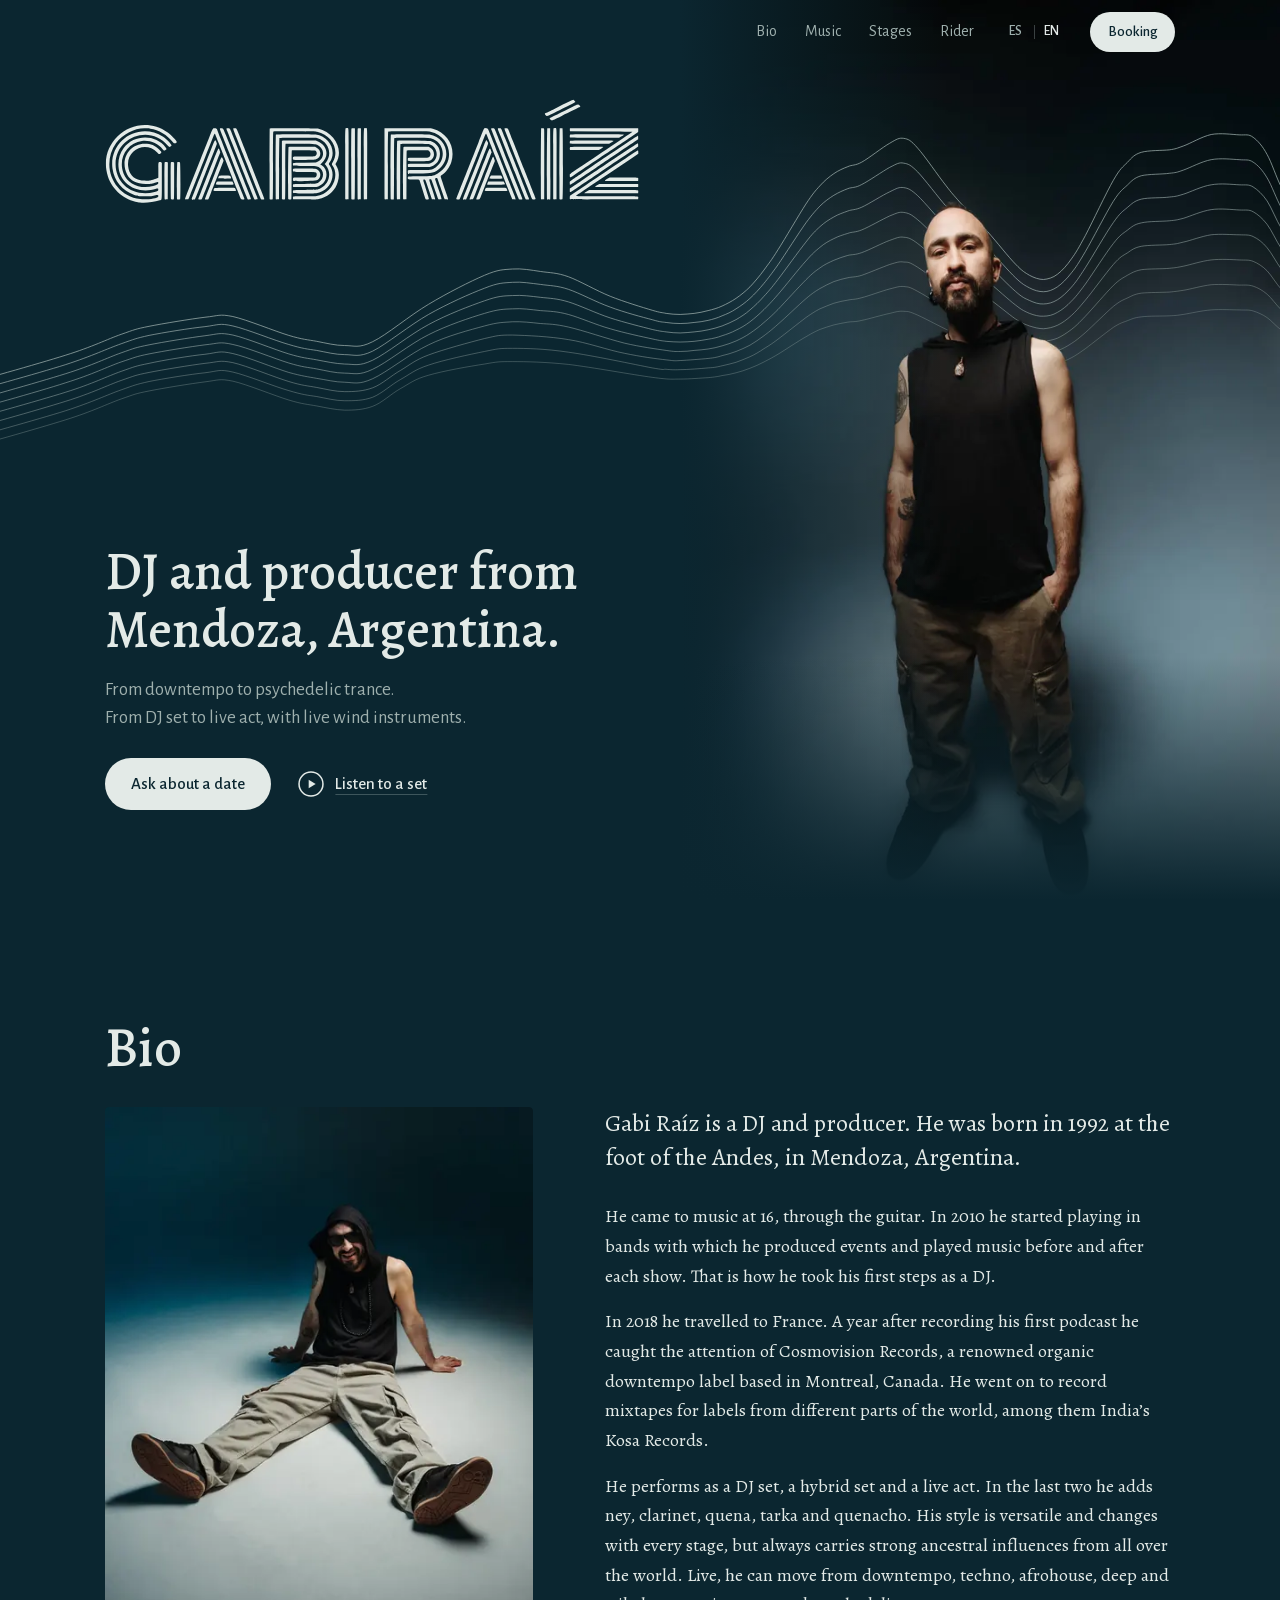
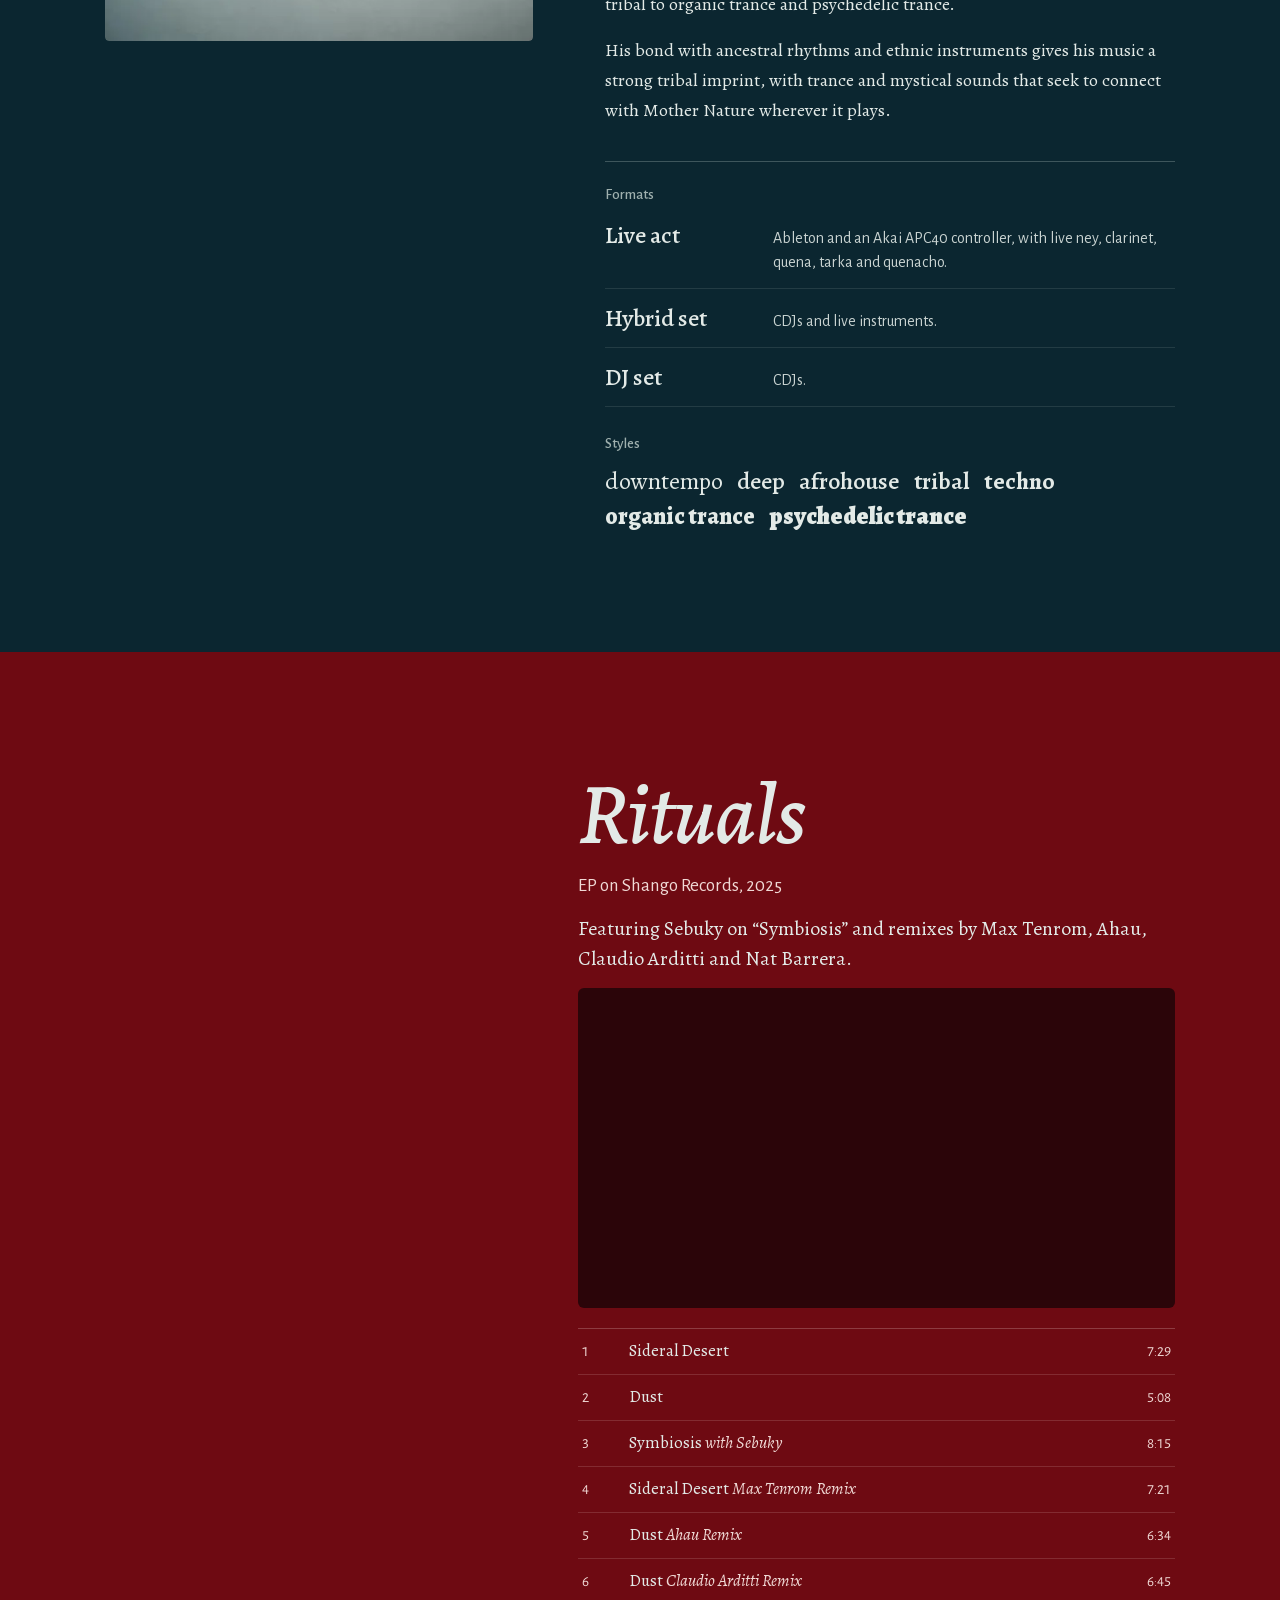
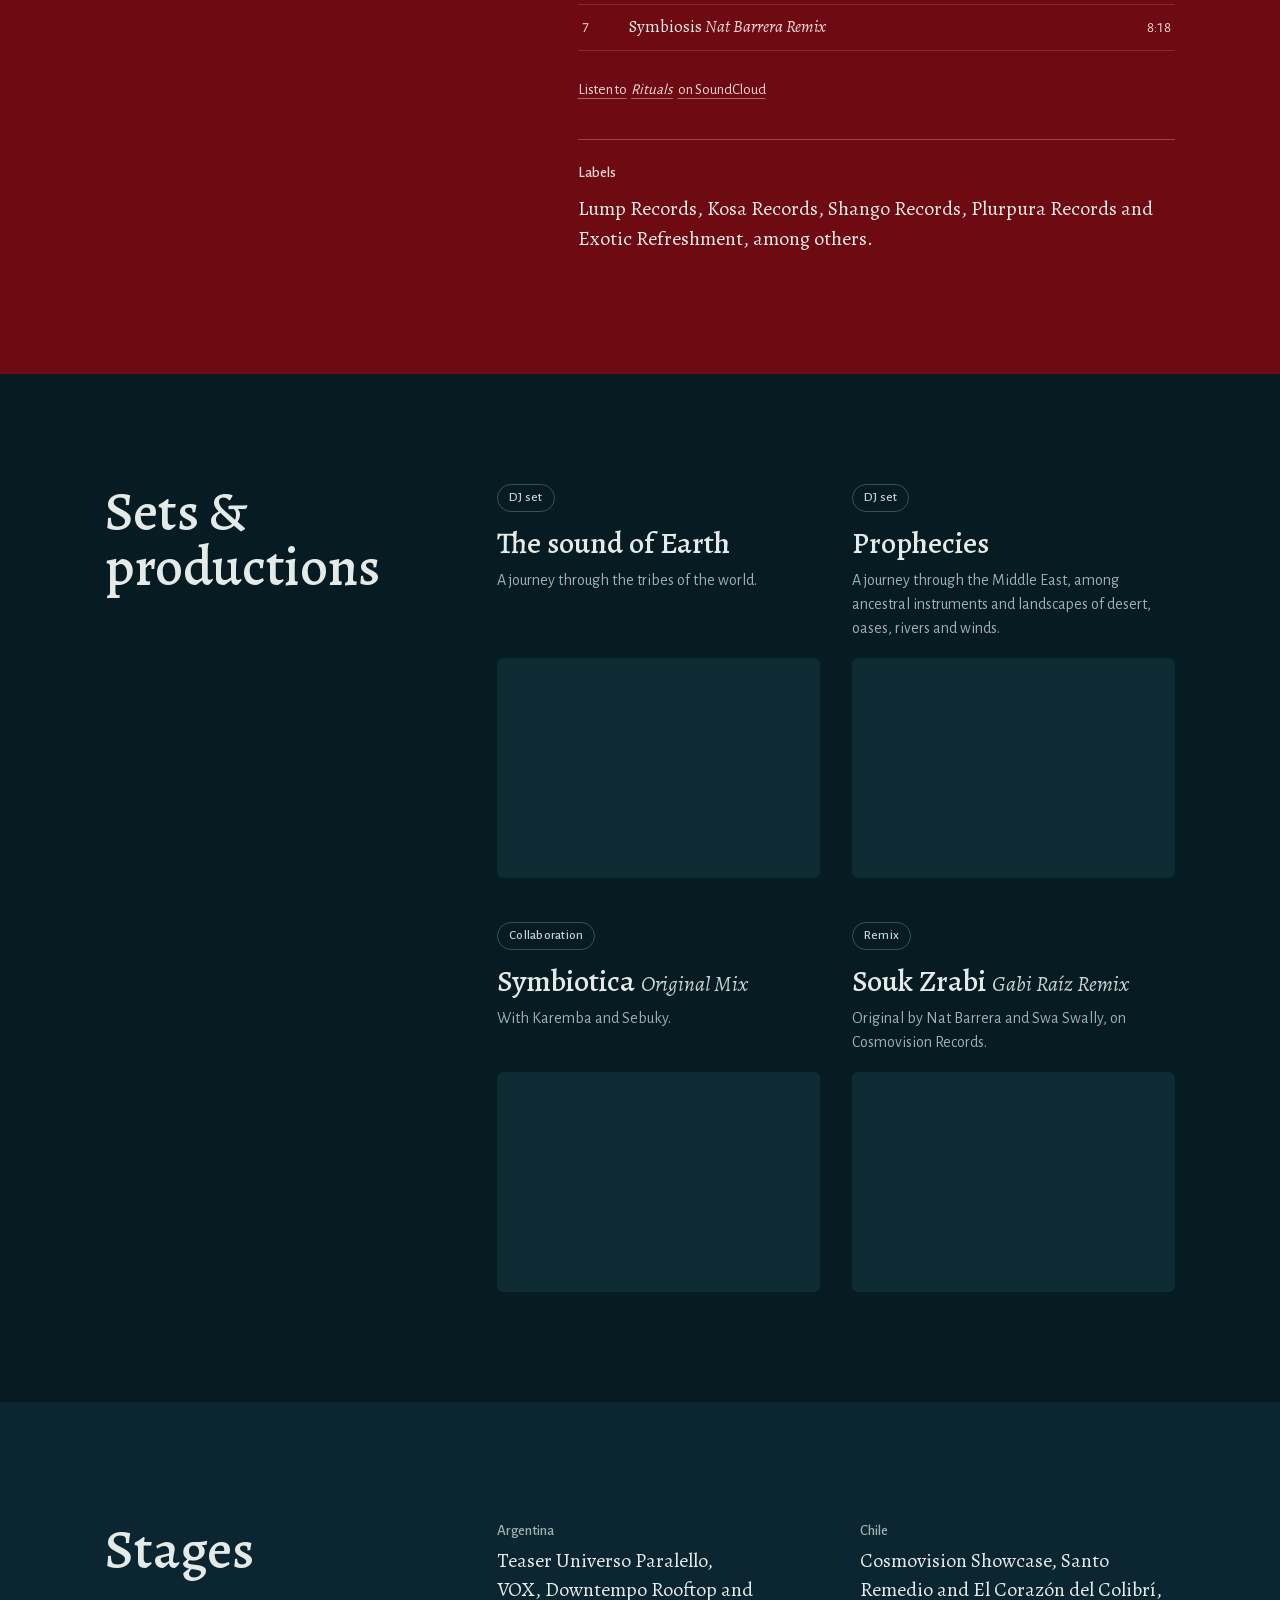
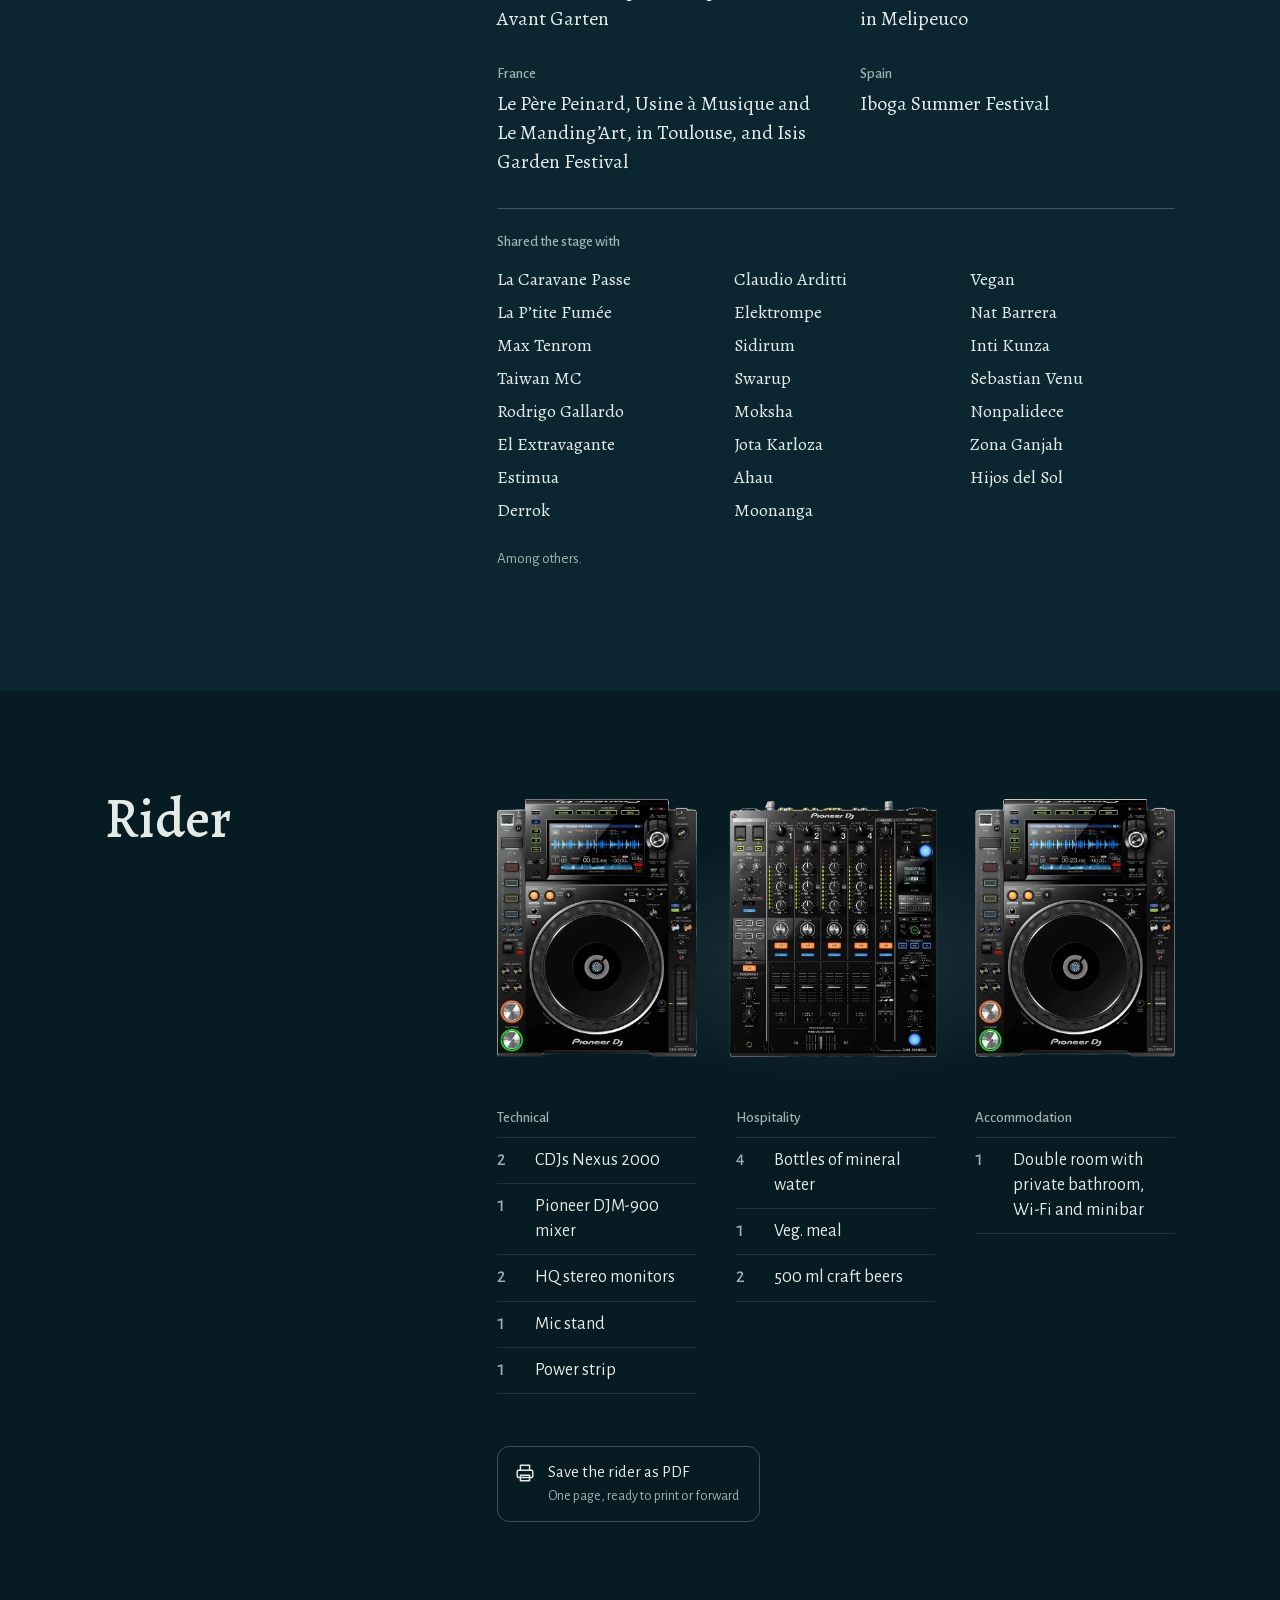
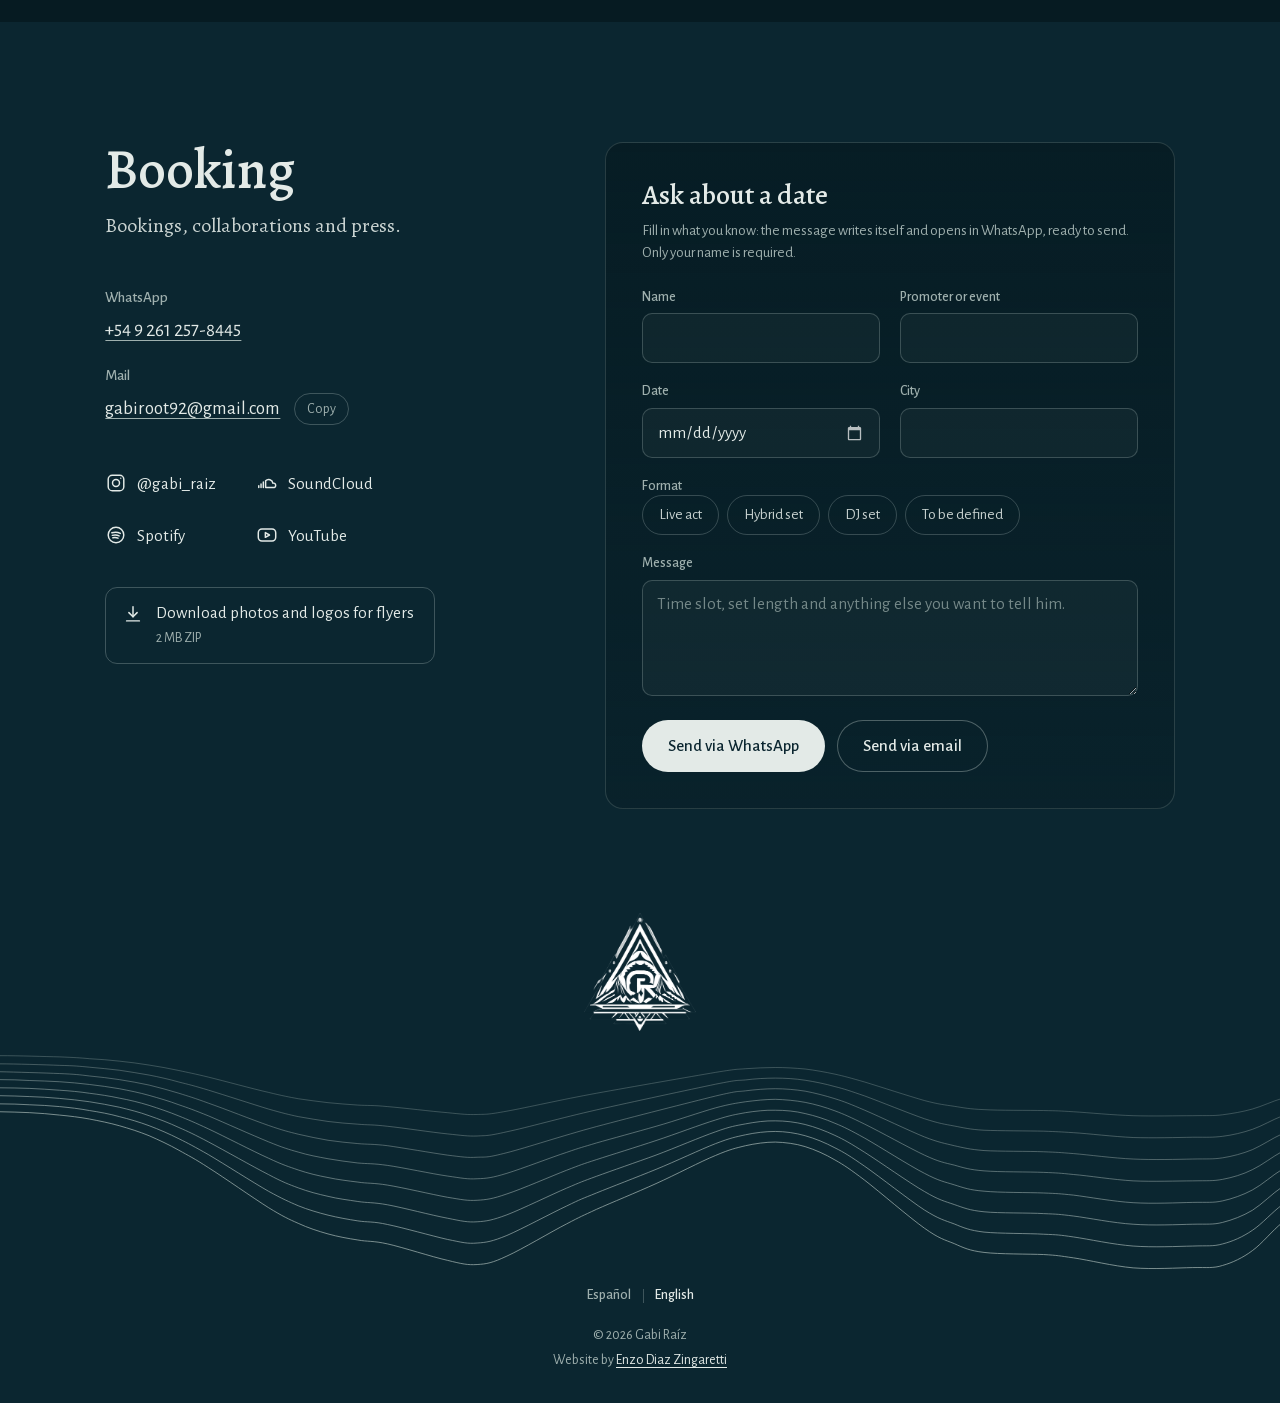
<file: index.html>
<!DOCTYPE html>
<html lang="es" class="no-js">
<head>
  <meta charset="UTF-8" />
  <meta name="viewport" content="width=device-width, initial-scale=1" />
  <title>Gabi Raíz — Press kit | DJ y productor de Mendoza</title>
  <meta name="description" content="Press kit de Gabi Raíz, DJ y productor de Mendoza, Argentina. De downtempo a psychedelic trance, del DJ set al live act con instrumentos de viento en vivo." />
  <meta name="keywords" content="Gabi Raíz, Gabi Raiz, DJ Mendoza, productor, downtempo, afrohouse, tribal, organic trance, psychedelic trance, live act, hybrid set, ney, clarinete, quena, tarka, quenacho, Rituals EP, Shango Records, press kit, booking" />
  <meta name="author" content="Gabi Raíz" />
  <meta name="robots" content="index, follow" />
  <meta name="theme-color" content="#0B2630" />
  <meta name="color-scheme" content="dark" />

  <link rel="canonical" href="https://presskit-gabiraiz.vercel.app/" />
  <link rel="sitemap" type="application/xml" href="sitemap.xml" />
  <link rel="icon" href="favicon.ico" sizes="48x48" />
  <link rel="icon" type="image/png" href="favicon-32.png" sizes="32x32" />
  <link rel="apple-touch-icon" href="apple-touch-icon.png" />
  <link rel="manifest" href="site.webmanifest" />

  <meta property="og:type" content="website" />
  <meta property="og:url" content="https://presskit-gabiraiz.vercel.app/" />
  <meta property="og:title" content="Gabi Raíz — Press kit" />
  <meta property="og:description" content="DJ y productor de Mendoza, Argentina. De downtempo a psychedelic trance, del DJ set al live act con instrumentos de viento en vivo." />
  <meta property="og:image" content="https://presskit-gabiraiz.vercel.app/og.jpg" />
  <meta property="og:image:width" content="1200" />
  <meta property="og:image:height" content="630" />
  <meta property="og:image:alt" content="Gabi Raíz, DJ y productor de Mendoza, Argentina" />
  <meta property="og:locale" content="es_AR" />
  <meta property="og:locale:alternate" content="en_US" />
  <meta property="og:site_name" content="Gabi Raíz" />

  <meta name="twitter:card" content="summary_large_image" />
  <meta name="twitter:title" content="Gabi Raíz — Press kit" />
  <meta name="twitter:description" content="DJ y productor de Mendoza, Argentina. De downtempo a psychedelic trance." />
  <meta name="twitter:image" content="https://presskit-gabiraiz.vercel.app/og.jpg" />

  <link rel="preconnect" href="https://w.soundcloud.com" />
  <link rel="preload" href="fonts/alegreya.woff2" as="font" type="font/woff2" crossorigin />
  <link rel="preload" href="fonts/alegreya-sans-400.woff2" as="font" type="font/woff2" crossorigin />
  <link rel="preload" as="image" href="img/hero-720.webp" imagesrcset="img/hero-480.webp 480w, img/hero-720.webp 720w, img/hero-960.webp 960w, img/hero-1200.webp 1200w, img/hero-1440.webp 1440w" imagesizes="(min-width: 1440px) 720px, (min-width: 720px) 50vw, 100vw" fetchpriority="high" />

  <script src="boot.js?v=1"></script>
  <link rel="stylesheet" href="style.css?v=5" />

  <script type="application/ld+json">
  {
    "@context": "https://schema.org",
    "@type": "MusicGroup",
    "name": "Gabi Raíz",
    "description": "DJ y productor de Mendoza, Argentina. De downtempo a psychedelic trance, del DJ set al live act con instrumentos de viento en vivo.",
    "url": "https://presskit-gabiraiz.vercel.app/",
    "image": "https://presskit-gabiraiz.vercel.app/og.jpg",
    "logo": "https://presskit-gabiraiz.vercel.app/icon-512.png",
    "genre": ["Downtempo", "Deep House", "Afro House", "Tribal", "Techno", "Organic Trance", "Psychedelic Trance"],
    "foundingLocation": { "@type": "Place", "name": "Mendoza, Argentina" },
    "email": "gabiroot92@gmail.com",
    "telephone": "+54 9 261 257-8445",
    "album": {
      "@type": "MusicAlbum",
      "name": "Rituals",
      "albumReleaseType": "https://schema.org/EPRelease",
      "datePublished": "2025",
      "recordLabel": { "@type": "Organization", "name": "Shango Records" },
      "numTracks": 7,
      "url": "https://soundcloud.com/shango-records/sets/shng277-gabi-raiz-rituals-ep"
    },
    "sameAs": [
      "https://www.instagram.com/gabi_raiz",
      "https://soundcloud.com/gabi-raiz",
      "https://open.spotify.com/artist/53lN3UALFgRckcLVyPmy25",
      "https://www.youtube.com/@gabiraiz5909"
    ]
  }
  </script>
</head>
<body>

  <a class="skip" href="#contenido" data-i18n="skip">Ir al contenido</a>

  <!-- ══ BARRA ══ -->
  <header class="bar" id="bar">
    <a class="bar__brand" href="#top">Gabi Raíz</a>
    <nav class="bar__nav" aria-label="Secciones" data-i18n-attr="aria-label:nav.label">
      <a href="#bio" data-i18n="nav.bio">Bio</a>
      <a href="#musica" data-i18n="nav.music">Música</a>
      <a href="#escenarios" data-i18n="nav.stages">Escenarios</a>
      <a href="#rider" data-i18n="nav.rider">Rider</a>
    </nav>
    <div class="lang" role="group" aria-label="Idioma" data-i18n-attr="aria-label:lang.label">
      <button type="button" class="lang__btn" data-lang="es" lang="es" aria-pressed="true">ES</button>
      <button type="button" class="lang__btn" data-lang="en" lang="en" aria-pressed="false">EN</button>
    </div>
    <a class="bar__cta" href="#booking">Booking</a>
  </header>

  <main id="contenido">

    <!-- ══ PORTADA ══ -->
    <section class="hero" id="top" aria-label="Portada" data-i18n-attr="aria-label:hero.label">
      <div class="hero__media">
        <img class="hero__photo"
             src="img/hero-720.webp"
             srcset="img/hero-480.webp 480w, img/hero-720.webp 720w, img/hero-960.webp 960w, img/hero-1200.webp 1200w, img/hero-1440.webp 1440w"
             sizes="(min-width: 1440px) 720px, (min-width: 720px) 50vw, 100vw"
             width="1440" height="2160"
             alt="Gabi Raíz de pie frente a un fondo azul petróleo"
             data-i18n-attr="alt:hero.alt"
             fetchpriority="high" decoding="async" />
      </div>

      <!-- La cordillera: líneas en coordenadas de la foto (1717 × 2576). Se extienden a la
           izquierda para la versión de escritorio y la máscara las esconde detrás de Gabi. -->
      <svg class="ridge hero__ridge" viewBox="-6200 0 7917 2576" preserveAspectRatio="xMaxYMid slice" aria-hidden="true" focusable="false">
        <defs>
          <g id="ridge-lines">
            <path vector-effect="non-scaling-stroke" stroke-opacity="0.75" d="M-6200 1185C-6000 1185 -5400 1185 -5000 1184C-4600 1183 -4200 1185 -3800 1181C-3400 1177 -2873 1171 -2600 1161C-2327 1151 -2247 1130 -2160 1121C-2073 1112 -2147 1125 -2080 1108C-2013 1091 -1840 1042 -1760 1017C-1680 992 -1640 971 -1600 957C-1560 943 -1560 942 -1520 934C-1480 926 -1400 913 -1360 908C-1320 904 -1320 898 -1280 906C-1240 915 -1160 948 -1120 960C-1080 972 -1067 972 -1040 977C-1013 982 -987 989 -960 989C-933 989 -920 998 -880 978C-840 959 -773 902 -720 871C-667 839 -600 805 -560 788C-520 771 -507 772 -480 770C-453 768 -427 773 -400 777C-373 781 -353 780 -320 792C-287 804 -240 832 -200 848C-160 864 -107 880 -80 888C-53 896 -53 894 -40 897C-27 899 -13 900 0 900C13 900 27 898 40 897C53 895 67 893 80 889C93 886 107 882 120 876C133 870 147 863 160 854C173 845 187 834 200 821C213 807 227 791 240 773C253 755 260 747 280 715C300 684 340 615 360 584C380 554 387 546 400 532C413 517 427 506 440 497C453 488 467 482 480 477C493 471 500 475 520 464C540 453 580 421 600 410C620 398 627 394 640 396C653 398 660 401 680 424C700 446 740 505 760 530C780 556 780 555 800 578C820 600 853 633 880 663C907 693 940 736 960 756C980 777 987 780 1000 788C1013 795 1027 800 1040 800C1053 799 1067 795 1080 785C1093 775 1107 760 1120 741C1133 723 1140 711 1160 674C1180 636 1220 551 1240 516C1260 481 1267 478 1280 465C1293 451 1300 442 1320 436C1340 430 1380 431 1400 429C1420 426 1420 425 1440 418C1460 411 1493 391 1520 385C1547 380 1580 385 1600 386C1620 387 1627 383 1640 393C1653 402 1667 418 1680 442C1693 465 1707 509 1720 534C1733 560 1747 578 1760 595C1773 613 1787 628 1800 640C1813 652 1827 660 1840 669C1853 678 1867 686 1880 693C1893 700 1893 702 1920 711C1947 719 2007 734 2040 741C2073 749 2100 752 2120 755C2140 758 2147 758 2160 759C2173 760 2193 760 2200 760" />
            <path vector-effect="non-scaling-stroke" stroke-opacity="0.69" d="M-6200 1211C-6000 1211 -5400 1211 -5000 1210C-4600 1210 -4200 1211 -3800 1207C-3400 1203 -2873 1197 -2600 1187C-2327 1178 -2247 1157 -2160 1148C-2073 1139 -2147 1152 -2080 1135C-2013 1117 -1840 1069 -1760 1044C-1680 1018 -1640 998 -1600 984C-1560 970 -1560 969 -1520 960C-1480 952 -1400 939 -1360 935C-1320 930 -1320 924 -1280 933C-1240 942 -1160 975 -1120 986C-1080 998 -1067 999 -1040 1003C-1013 1008 -987 1015 -960 1015C-933 1015 -920 1024 -880 1005C-840 985 -773 930 -720 900C-667 870 -600 840 -560 825C-520 809 -507 810 -480 808C-453 806 -427 811 -400 814C-373 818 -353 817 -320 828C-287 839 -240 865 -200 879C-160 894 -107 908 -80 915C-53 923 -53 921 -40 923C-27 925 -13 926 0 926C13 926 27 925 40 923C53 922 67 920 80 917C93 914 107 910 120 904C133 899 147 893 160 884C173 876 187 866 200 854C213 842 227 827 240 811C253 795 260 786 280 758C300 729 340 666 360 638C380 611 387 604 400 590C413 577 427 567 440 559C453 551 467 545 480 540C493 535 500 539 520 528C540 518 580 490 600 479C620 469 627 464 640 467C653 469 660 472 680 492C700 513 740 566 760 589C780 613 780 612 800 632C820 652 853 683 880 710C907 737 940 776 960 795C980 814 987 817 1000 824C1013 831 1027 835 1040 835C1053 835 1067 830 1080 821C1093 812 1107 798 1120 781C1133 765 1140 754 1160 720C1180 686 1220 608 1240 576C1260 545 1267 542 1280 530C1293 517 1300 509 1320 503C1340 498 1380 499 1400 496C1420 494 1420 494 1440 487C1460 480 1493 462 1520 457C1547 452 1580 456 1600 457C1620 459 1627 455 1640 464C1653 472 1667 487 1680 509C1693 530 1707 570 1720 593C1733 616 1747 633 1760 649C1773 665 1787 678 1800 689C1813 700 1827 708 1840 716C1853 724 1867 731 1880 737C1893 744 1887 745 1920 754C1953 762 2040 781 2080 789C2120 796 2140 796 2160 797C2180 799 2193 799 2200 799" />
            <path vector-effect="non-scaling-stroke" stroke-opacity="0.63" d="M-6200 1238C-6000 1238 -5400 1237 -5000 1237C-4600 1236 -4200 1237 -3800 1234C-3400 1230 -2873 1224 -2600 1214C-2327 1204 -2247 1183 -2160 1174C-2073 1165 -2147 1178 -2080 1161C-2013 1144 -1840 1095 -1760 1070C-1680 1045 -1640 1024 -1600 1010C-1560 996 -1560 995 -1520 987C-1480 979 -1400 966 -1360 961C-1320 956 -1320 951 -1280 959C-1240 968 -1160 1001 -1120 1013C-1080 1025 -1067 1025 -1040 1030C-1013 1035 -987 1041 -960 1042C-933 1042 -920 1050 -880 1031C-840 1012 -773 957 -720 929C-667 900 -600 875 -560 861C-520 847 -507 847 -480 846C-453 844 -427 848 -400 851C-373 854 -353 854 -320 864C-287 874 -240 897 -200 910C-160 923 -107 936 -80 943C-53 949 -53 948 -40 950C-27 952 -13 953 0 953C13 953 27 951 40 950C53 949 67 947 80 944C93 941 107 938 120 933C133 928 147 922 160 915C173 907 187 899 200 887C213 876 227 863 240 848C253 834 260 826 280 800C300 774 340 718 360 693C380 667 387 661 400 649C413 637 427 628 440 621C453 613 467 609 480 604C493 599 500 602 520 593C540 584 580 558 600 549C620 539 627 535 640 537C653 539 660 542 680 560C700 579 740 627 760 648C780 669 780 669 800 687C820 705 853 733 880 757C907 782 940 817 960 834C980 852 987 854 1000 860C1013 866 1027 871 1040 870C1053 870 1067 866 1080 858C1093 850 1107 837 1120 822C1133 807 1140 797 1160 766C1180 735 1220 665 1240 637C1260 608 1267 605 1280 594C1293 583 1300 575 1320 570C1340 565 1380 567 1400 564C1420 562 1420 562 1440 556C1460 550 1493 533 1520 529C1547 524 1580 528 1600 529C1620 530 1627 527 1640 535C1653 543 1667 556 1680 575C1693 595 1707 631 1720 652C1733 673 1747 687 1760 702C1773 716 1787 728 1800 739C1813 749 1827 755 1840 763C1853 770 1867 776 1880 782C1893 788 1887 789 1920 797C1953 804 2040 822 2080 828C2120 835 2140 835 2160 836C2180 838 2193 837 2200 837" />
            <path vector-effect="non-scaling-stroke" stroke-opacity="0.57" d="M-6200 1264C-6000 1264 -5400 1264 -5000 1263C-4600 1262 -4200 1264 -3800 1260C-3400 1256 -2873 1250 -2600 1240C-2327 1230 -2247 1209 -2160 1200C-2073 1192 -2147 1205 -2080 1187C-2013 1170 -1840 1122 -1760 1096C-1680 1071 -1640 1050 -1600 1036C-1560 1023 -1560 1021 -1520 1013C-1480 1005 -1400 992 -1360 987C-1320 983 -1320 977 -1280 986C-1240 994 -1160 1027 -1120 1039C-1080 1051 -1067 1051 -1040 1056C-1013 1061 -987 1068 -960 1068C-933 1068 -920 1076 -880 1057C-840 1039 -773 984 -720 958C-667 931 -600 909 -560 897C-520 885 -507 885 -480 884C-453 882 -427 886 -400 889C-373 891 -353 891 -320 900C-287 909 -240 930 -200 941C-160 953 -107 964 -80 970C-53 976 -53 975 -40 977C-27 978 -13 979 0 979C13 979 27 978 40 977C53 975 67 974 80 971C93 969 107 966 120 961C133 957 147 952 160 945C173 939 187 931 200 921C213 911 227 899 240 886C253 873 260 866 280 843C300 820 340 769 360 747C380 724 387 719 400 708C413 697 427 689 440 683C453 676 467 672 480 668C493 663 500 666 520 658C540 650 580 627 600 618C620 610 627 606 640 608C653 610 660 612 680 629C700 645 740 688 760 707C780 726 780 726 800 742C820 758 853 783 880 805C907 827 940 858 960 873C980 889 987 891 1000 897C1013 902 1027 906 1040 905C1053 905 1067 902 1080 894C1093 887 1107 876 1120 862C1133 849 1140 840 1160 813C1180 785 1220 722 1240 697C1260 671 1267 669 1280 659C1293 649 1300 642 1320 638C1340 633 1380 634 1400 632C1420 630 1420 630 1440 625C1460 619 1493 604 1520 600C1547 596 1580 600 1600 601C1620 602 1627 599 1640 606C1653 613 1667 625 1680 642C1693 659 1707 691 1720 710C1733 729 1747 742 1760 755C1773 768 1787 779 1800 788C1813 797 1827 803 1840 809C1853 816 1867 822 1880 827C1893 832 1887 833 1920 840C1953 847 2040 862 2080 868C2120 874 2140 874 2160 875C2180 877 2193 876 2200 876" />
            <path vector-effect="non-scaling-stroke" stroke-opacity="0.51" d="M-6200 1291C-6000 1290 -5400 1290 -5000 1290C-4600 1289 -4200 1290 -3800 1286C-3400 1283 -2873 1277 -2600 1267C-2327 1257 -2247 1236 -2160 1227C-2073 1218 -2147 1231 -2080 1214C-2013 1196 -1840 1148 -1760 1123C-1680 1098 -1640 1077 -1600 1063C-1560 1049 -1560 1048 -1520 1040C-1480 1031 -1400 1018 -1360 1014C-1320 1009 -1320 1003 -1280 1012C-1240 1021 -1160 1054 -1120 1066C-1080 1077 -1067 1078 -1040 1083C-1013 1087 -987 1094 -960 1094C-933 1095 -920 1102 -880 1084C-840 1066 -773 1012 -720 987C-667 961 -600 944 -560 933C-520 922 -507 923 -480 921C-453 920 -427 923 -400 926C-373 928 -360 927 -320 936C-280 945 -207 970 -160 982C-113 993 -67 999 -40 1003C-13 1007 -13 1006 0 1006C13 1006 27 1005 40 1003C53 1002 67 1001 80 999C93 997 107 994 120 990C133 986 147 982 160 976C173 970 187 963 200 954C213 945 227 935 240 923C253 912 260 906 280 886C300 865 340 821 360 801C380 781 387 776 400 767C413 757 427 751 440 745C453 739 467 735 480 731C493 728 500 730 520 723C540 716 580 695 600 688C620 681 627 677 640 679C653 680 660 682 680 697C700 712 740 750 760 766C780 783 780 782 800 797C820 811 853 833 880 852C907 871 940 899 960 913C980 926 987 928 1000 933C1013 937 1027 941 1040 941C1053 940 1067 937 1080 931C1093 925 1107 915 1120 903C1133 891 1140 883 1160 859C1180 835 1220 780 1240 757C1260 734 1267 732 1280 724C1293 715 1300 709 1320 705C1340 701 1380 702 1400 700C1420 698 1420 698 1440 693C1460 689 1493 676 1520 672C1547 669 1580 672 1600 672C1620 673 1627 671 1640 677C1653 683 1667 693 1680 709C1693 724 1707 752 1720 769C1733 785 1747 797 1760 808C1773 820 1787 829 1800 837C1813 845 1827 850 1840 856C1853 862 1867 867 1880 871C1893 876 1880 876 1920 883C1960 890 2073 906 2120 912C2167 917 2187 914 2200 915" />
            <path vector-effect="non-scaling-stroke" stroke-opacity="0.45" d="M-6200 1317C-6000 1317 -5400 1317 -5000 1316C-4600 1315 -4200 1317 -3800 1313C-3400 1309 -2873 1303 -2600 1293C-2327 1283 -2247 1262 -2160 1253C-2073 1244 -2147 1257 -2080 1240C-2013 1223 -1840 1174 -1760 1149C-1680 1124 -1640 1103 -1600 1089C-1560 1075 -1560 1074 -1520 1066C-1480 1058 -1400 1045 -1360 1040C-1320 1036 -1320 1030 -1280 1038C-1240 1047 -1160 1080 -1120 1092C-1080 1104 -1067 1104 -1040 1109C-1013 1114 -987 1121 -960 1121C-933 1121 -907 1120 -880 1110C-853 1100 -827 1075 -800 1060C-773 1044 -760 1031 -720 1016C-680 1001 -600 979 -560 969C-520 960 -520 959 -480 959C-440 960 -373 963 -320 972C-267 980 -207 1002 -160 1011C-113 1021 -67 1027 -40 1030C-13 1033 -20 1033 0 1032C20 1031 60 1028 80 1026C100 1024 107 1022 120 1018C133 1015 147 1011 160 1006C173 1001 187 995 200 988C213 980 227 971 240 961C253 951 260 946 280 928C300 911 340 872 360 855C380 838 387 834 400 826C413 818 427 812 440 806C453 801 467 798 480 795C493 792 500 794 520 788C540 781 580 764 600 757C620 751 627 748 640 750C653 751 653 748 680 765C707 782 753 820 800 851C847 882 927 932 960 952C993 971 987 965 1000 969C1013 973 1027 976 1040 976C1053 976 1067 973 1080 968C1093 962 1107 953 1120 943C1133 933 1140 926 1160 905C1180 884 1220 837 1240 817C1260 798 1267 796 1280 788C1293 781 1300 776 1320 772C1340 769 1380 770 1400 768C1420 766 1420 766 1440 762C1460 758 1493 747 1520 744C1547 741 1580 743 1600 744C1620 745 1627 743 1640 748C1653 753 1667 762 1680 775C1693 789 1707 813 1720 827C1733 842 1747 852 1760 861C1773 871 1787 880 1800 886C1813 893 1827 898 1840 903C1853 908 1867 912 1880 916C1893 920 1880 920 1920 926C1960 932 2073 946 2120 951C2167 955 2187 953 2200 954" />
            <path vector-effect="non-scaling-stroke" stroke-opacity="0.39" d="M-6200 1343C-6000 1343 -5400 1343 -5000 1342C-4600 1342 -4200 1343 -3800 1339C-3400 1335 -2873 1329 -2600 1319C-2327 1310 -2247 1289 -2160 1280C-2073 1271 -2147 1284 -2080 1267C-2013 1249 -1840 1201 -1760 1176C-1680 1150 -1640 1130 -1600 1116C-1560 1102 -1560 1101 -1520 1092C-1480 1084 -1400 1071 -1360 1067C-1320 1062 -1320 1056 -1280 1065C-1240 1074 -1160 1107 -1120 1118C-1080 1130 -1067 1131 -1040 1135C-1013 1140 -987 1147 -960 1147C-933 1147 -907 1147 -880 1137C-853 1126 -827 1101 -800 1086C-773 1071 -760 1058 -720 1045C-680 1031 -600 1014 -560 1006C-520 998 -520 997 -480 997C-440 997 -387 998 -320 1008C-253 1017 -127 1044 -80 1053C-33 1061 -53 1056 -40 1057C-27 1058 -20 1059 0 1058C20 1058 60 1055 80 1053C100 1052 107 1050 120 1047C133 1044 147 1041 160 1037C173 1032 187 1027 200 1021C213 1015 227 1007 240 998C253 990 260 986 280 971C300 956 340 924 360 909C380 895 387 891 400 884C413 878 427 873 440 868C453 864 467 861 480 859C493 856 500 858 520 852C540 847 580 832 600 827C620 822 627 819 640 820C653 822 653 819 680 834C707 848 753 880 800 906C847 932 927 974 960 991C993 1007 987 1002 1000 1005C1013 1009 1027 1011 1040 1011C1053 1011 1067 1009 1080 1004C1093 999 1107 992 1120 983C1133 975 1140 969 1160 952C1180 934 1220 894 1240 877C1260 861 1267 859 1280 853C1293 847 1300 842 1320 839C1340 837 1380 837 1400 836C1420 834 1420 834 1440 831C1460 828 1493 818 1520 815C1547 813 1580 815 1600 816C1620 816 1627 815 1640 819C1653 823 1667 831 1680 842C1693 853 1707 874 1720 886C1733 898 1747 906 1760 915C1773 923 1780 928 1800 936C1820 943 1860 955 1880 961C1900 966 1873 964 1920 969C1967 974 2113 988 2160 992C2207 996 2193 992 2200 992" />
            <path vector-effect="non-scaling-stroke" stroke-opacity="0.33" d="M-6200 1370C-6000 1370 -5400 1369 -5000 1369C-4600 1368 -4200 1369 -3800 1366C-3400 1362 -2873 1356 -2600 1346C-2327 1336 -2247 1315 -2160 1306C-2073 1297 -2147 1310 -2080 1293C-2013 1276 -1840 1227 -1760 1202C-1680 1177 -1640 1156 -1600 1142C-1560 1128 -1560 1127 -1520 1119C-1480 1111 -1400 1098 -1360 1093C-1320 1088 -1320 1083 -1280 1091C-1240 1100 -1160 1133 -1120 1145C-1080 1157 -1067 1157 -1040 1162C-1013 1167 -987 1173 -960 1174C-933 1174 -907 1173 -880 1163C-853 1153 -827 1127 -800 1112C-773 1097 -760 1085 -720 1074C-680 1062 -600 1048 -560 1042C-520 1035 -520 1035 -480 1035C-440 1035 -387 1036 -320 1043C-253 1051 -133 1073 -80 1080C-27 1087 -27 1085 0 1085C27 1085 60 1082 80 1081C100 1079 107 1078 120 1075C133 1073 147 1071 160 1067C173 1064 187 1059 200 1054C213 1049 227 1043 240 1036C253 1029 260 1026 280 1014C300 1002 340 975 360 964C380 952 387 949 400 943C413 938 427 934 440 930C453 927 467 924 480 922C493 920 500 922 520 917C540 913 580 901 600 897C620 892 627 890 640 891C653 892 653 890 680 902C707 914 753 940 800 961C847 982 927 1016 960 1030C993 1043 987 1039 1000 1042C1013 1044 1027 1046 1040 1046C1053 1046 1067 1044 1080 1041C1093 1037 1107 1031 1120 1024C1133 1017 1140 1012 1160 998C1180 983 1220 951 1240 937C1260 924 1267 923 1280 918C1293 913 1300 909 1320 907C1340 904 1380 905 1400 904C1420 903 1420 903 1440 900C1460 897 1493 889 1520 887C1547 885 1580 887 1600 887C1620 888 1627 886 1640 890C1653 894 1667 900 1680 909C1693 918 1707 935 1720 944C1733 954 1747 961 1760 968C1773 975 1780 979 1800 985C1820 991 1827 998 1880 1005C1933 1013 2067 1025 2120 1029C2173 1033 2187 1031 2200 1031" />
          </g>
          <mask id="figura" maskUnits="userSpaceOnUse" x="-6200" y="0" width="7917" height="2576">
            <rect x="-6200" y="0" width="7917" height="2576" fill="#fff" />
            <path fill="#000" d="M644 2557C628 2541 626 2538 626 2531C626 2524 625 2523 618 2520C609 2516 598 2506 594 2498C591 2492 590 2448 593 2444C594 2442 597 2436 599 2429C601 2422 606 2409 609 2399C613 2388 616 2379 616 2377C616 2376 620 2367 625 2357C630 2348 634 2339 634 2338C634 2336 636 2332 639 2329C642 2325 644 2320 644 2316C644 2313 645 2309 647 2308C653 2303 655 2271 650 2260C643 2241 643 2238 651 2221C655 2212 660 2203 662 2200C667 2194 665 2173 659 2162C655 2154 650 2129 648 2107C647 2096 643 2070 638 2050C626 1994 625 1989 624 1961C623 1947 621 1926 620 1915C619 1904 618 1888 619 1879C620 1868 619 1857 617 1846C615 1834 614 1818 615 1789C615 1748 615 1747 606 1730C605 1728 604 1721 604 1715C604 1709 602 1696 599 1686C596 1675 593 1663 592 1658C591 1653 589 1648 588 1647C587 1646 586 1643 586 1640C586 1637 585 1634 584 1633C583 1631 583 1607 584 1554C585 1512 586 1461 587 1442C587 1408 591 1375 597 1352C598 1346 600 1336 601 1330C602 1324 603 1317 605 1315C608 1310 610 1292 616 1167C617 1146 619 1124 620 1117C621 1110 622 1097 622 1088C622 1068 626 1045 631 1037C638 1023 671 996 681 996C689 996 694 992 694 987C694 984 696 981 698 980C701 978 706 975 710 972C714 968 718 966 722 966C730 966 746 959 746 955C746 950 751 947 756 950C768 956 772 929 764 901C760 889 740 872 732 873C720 876 707 851 715 839C718 833 719 826 716 823C715 822 713 815 712 808C710 801 708 792 706 789C702 782 701 776 704 773C706 771 705 762 701 740C693 690 695 675 714 638C721 623 747 596 758 590C762 588 766 584 767 582C767 579 769 578 775 578C780 578 785 577 787 577C790 576 793 577 795 579C797 581 805 586 813 590C821 594 828 599 829 601C830 603 838 611 846 619C874 646 890 676 896 712L899 733L907 737C918 743 921 752 918 772C914 795 912 802 904 810C894 820 890 837 894 860C899 890 900 897 904 902C906 905 908 910 908 912C908 918 915 921 929 918C935 917 949 917 958 917L975 917L981 925C985 929 989 936 990 941C993 950 997 955 1003 957C1005 958 1009 960 1011 962C1016 966 1024 969 1040 971C1061 975 1102 1013 1102 1029C1102 1030 1103 1033 1105 1037C1106 1040 1109 1049 1111 1056C1113 1063 1116 1074 1118 1080C1123 1096 1125 1111 1128 1153C1129 1173 1131 1192 1132 1196C1133 1200 1135 1222 1136 1245C1138 1298 1140 1309 1143 1316C1145 1319 1146 1327 1146 1334C1146 1340 1147 1346 1148 1348C1150 1349 1151 1356 1151 1367C1151 1376 1152 1384 1152 1386C1155 1392 1157 1409 1157 1427C1157 1437 1158 1446 1159 1447C1161 1450 1160 1457 1157 1463C1154 1468 1154 1472 1155 1485C1156 1500 1155 1509 1150 1551C1148 1560 1147 1581 1147 1598C1146 1632 1144 1649 1138 1659C1136 1662 1134 1666 1134 1668C1134 1669 1133 1673 1131 1677C1130 1680 1126 1689 1123 1697C1115 1718 1105 1740 1097 1751C1088 1764 1087 1788 1094 1802C1099 1811 1101 1825 1103 1847C1104 1857 1106 1868 1107 1871C1109 1875 1110 1887 1110 1922C1110 1949 1110 1969 1112 1971C1113 1972 1114 1980 1116 1989C1117 1999 1119 2007 1122 2010C1130 2021 1125 2055 1115 2069C1109 2077 1108 2104 1113 2110C1119 2117 1122 2162 1117 2172C1112 2181 1124 2214 1132 2214C1133 2214 1140 2226 1147 2241L1160 2267L1159 2291C1158 2311 1158 2316 1161 2321C1164 2328 1165 2351 1162 2353C1161 2354 1160 2356 1160 2358C1160 2359 1158 2363 1155 2366L1150 2372L1153 2384C1155 2391 1158 2401 1159 2407C1161 2412 1162 2419 1162 2422C1162 2424 1163 2428 1165 2430C1171 2437 1171 2519 1164 2527C1163 2528 1162 2532 1161 2535C1156 2558 1120 2570 1094 2557C1087 2553 1074 2559 1061 2571L1056 2576L859 2576L663 2576L644 2557Z" />
          </mask>
        </defs>
        <g class="ridge__lines" mask="url(#figura)"><use href="#ridge-lines" /></g>
      </svg>

      <h1 class="hero__brand">
        <svg class="wordmark" viewBox="5 5 825 162" role="img" aria-labelledby="wordmark-title">
          <title id="wordmark-title">Gabi Raíz</title>
          <path fill-rule="evenodd" d="M58.8 164.7C58.1 164.5 56.8 164.3 55.8 164.2C35.5 161.5 16.2 145.1 9.6 125C-8.8 69.2 53.8 22.8 101.8 56.7C106.9 60.3 115.7 69.6 115.7 71.3C115.6 73.3 111.9 74.2 110.5 72.5C101.1 60.6 87.6 52.4 75 51C73.8 50.8 71.4 50.5 69.6 50.3C53.8 48.3 32.3 58.5 22.2 73C-2.1 107.5 17.9 154 59.3 159.5C68.9 160.8 86 158.4 87 155.8C87.9 153.4 86.9 152.5 84.3 153.2C83.1 153.5 81.7 153.8 81.2 153.9C80.6 154 79.2 154.3 78 154.6C74.8 155.4 58.9 155.3 56.5 154.6C55.6 154.3 54.5 154 54.1 154C53.8 154 52 153.5 50.3 153C31.6 146.7 19.1 131.7 16.5 112.4C10.7 68.9 57.9 39.3 94.7 63.4C100.7 67.3 108.7 76 107.5 77.3C105.2 79.8 104 79.7 101.7 76.9C75.3 43.7 21.4 62.7 21.3 105.2C21.3 136.6 49.2 156.7 81.5 148.5C86.4 147.2 87.3 146.6 87.2 144.9C87.1 144.3 87.1 143.6 87 143.4C87 142.9 85.5 142.9 83.7 143.5C66.5 149 48.5 145.4 37.1 134.2C23.2 120.7 21.7 96.6 33.8 80.6C49.7 59.4 83.2 59 98.6 79.8C100.4 82.2 100.4 82.4 98.3 83.7C96.3 85 95.8 84.9 93.9 82.4C87 73.4 73.8 68.1 62 69.7C38.5 72.9 24.8 97.1 33.6 119.8C40 136.4 59.2 144.5 79.4 139.2C86 137.5 87.7 136.4 87.2 134C86.9 132.7 86.5 132.8 82 134.1C75.9 135.9 75.1 136 67.8 136C53.9 136 44 131 39.1 121.4C27.7 99.3 42.1 74.2 66.3 74.2C76 74.2 82.1 76.7 88.9 83.5C92.5 87.1 92.6 87.6 90.6 89C88.6 90.4 88.2 90.3 85.6 87.5C68.2 68.9 37.7 83.2 40.7 108.6C42.1 120.5 48.2 127.5 60 130.5C62.7 131.2 72.1 131.3 74.8 130.7C81.8 129 84.2 128.2 86.2 127L87.3 126.4L87.3 114.8C87.3 101.7 87.2 102.3 89.8 102.3C90.6 102.3 91.5 102.6 91.9 102.9L92.7 103.4L92.7 131.5C92.7 163.4 93 160.1 89.5 161.3C79.7 164.4 65.7 166 58.8 164.7ZM97.1 159.6C96.6 159.1 96.5 103.8 97 103C97.4 102.4 100.4 102.2 101.3 102.6L102 103L101.9 131.4L101.8 159.8L99.7 159.9C98.3 160 97.3 159.9 97.1 159.6ZM106.8 159.8C106.3 159.6 106.1 103.8 106.6 103C107.1 102.3 109.8 102.2 110.8 102.8L111.7 103.3L111.7 131.3C111.7 152.5 111.6 159.3 111.3 159.6C110.9 160 107.6 160.1 106.8 159.8ZM116.2 159.7C115.6 158.8 116 103.2 116.6 102.8C117.5 102.1 119.9 102.2 120.7 103C121.5 103.8 121.7 158.8 120.9 159.6C120.5 160.1 116.5 160.1 116.2 159.7ZM128.5 159.5C128.4 159.3 129.4 156.2 130.8 152.8C132.2 149.3 134.2 144 135.4 141C136.6 138 139.2 131.5 141.1 126.7C144.9 117.1 148.9 106.9 152.9 96.8C154.3 93.4 157.3 85.8 159.6 80C161.9 74.2 164.7 67 165.9 64C172 48.6 171.1 50 174.5 50C176.3 50 178 50.9 178 52C178 52.3 180 57.6 184.5 68.8C185.3 70.9 187.4 76.1 189.1 80.5C190.8 84.9 193.6 91.8 195.2 95.8C196.8 99.9 199 105.6 200.2 108.5C201.3 111.4 203.7 117.5 205.5 122C210.2 134 212.6 139.9 216.1 149C217.9 153.5 219.6 157.6 219.8 158.2C220.5 159.7 220 160 217.3 160C214.7 160 214.8 160.1 213.3 156.3C212.8 154.8 210.7 149.5 208.8 144.7C203.6 131.6 198.4 118.6 197.1 115.2C196.5 113.5 194.4 108.2 192.4 103.3C186.3 87.9 183.3 80.4 180.4 73C174.3 57.3 174.7 58.2 173.9 59C173.6 59.3 172.1 62.7 170.6 66.7C166.4 77.3 163.8 83.9 159.9 93.7C152.4 112.6 150.7 117 149.2 120.7C148.4 122.8 145.8 129.3 143.5 135.2C141.2 141 138.3 148.3 137.1 151.3C136 154.4 134.7 157.5 134.3 158.3L133.5 159.8L131.1 159.9C129.2 160 128.6 159.9 128.5 159.5ZM138.8 159.5C138.7 159.2 138.8 158.4 139.1 157.7C139.4 157.1 140.5 154.4 141.5 151.8C142.5 149.3 144.8 143.2 146.8 138.3C148.7 133.5 151.1 127.3 152.2 124.7C154.5 118.6 158.1 109.7 162.5 98.5C164.4 93.7 166.9 87.4 168 84.5C175.4 65.8 175 66.2 177.3 73C177.8 74.4 178.4 72.8 171.2 91C168.7 97.3 166.1 103.9 165.4 105.5C164.8 107.1 162.4 113.2 160.1 119C157.8 124.8 155 132 153.8 135C152.6 138 150.5 143.3 149.2 146.7C147.8 150.1 146.2 154.3 145.5 156C144.8 157.7 144.1 159.4 143.9 159.6C143.4 160.2 139 160.1 138.8 159.5ZM149.1 159.6C148.9 159.4 149.1 158.4 150 156.2C150.7 154.5 152.1 150.8 153.3 148C154.4 145.2 156.9 138.9 158.8 134C160.7 129.1 163.6 121.9 165.2 117.8C181.8 75.6 180 79.2 181.9 84.3L182.9 87.1L182.2 89.1C181.2 91.6 178.8 97.7 174.5 108.7C172.7 113.2 170.6 118.6 169.8 120.7C168.9 122.8 167 127.6 165.5 131.5C159.4 147.1 157.7 151.3 156.2 155.2C155.3 157.4 154.5 159.4 154.3 159.6C153.8 160.1 149.6 160.2 149.1 159.6ZM159.2 159.7C159.1 159.6 160.7 155.3 162.7 150.1C164.7 145 166.9 139.6 167.5 138C168.1 136.4 170.9 129.2 173.8 121.8C176.7 114.5 179.6 107.2 180.2 105.7C185.1 93 185.1 93 186.9 97.6L188 100.4L185.6 106.5C184.3 109.8 181.7 116.5 179.8 121.3C172.6 139.5 170.7 144.3 168.8 149C165.5 157.6 164.9 159.2 164.6 159.6C164.2 160.1 159.5 160.2 159.2 159.7ZM225.1 159.6C224.9 159.4 223 154.7 220.8 149.3C215 134.5 211.6 125.9 209.8 121.5C208 117 204.2 107.2 199.6 95.5C197.8 91.1 195.7 85.7 194.8 83.5C193.5 80.1 188.8 68.2 183.4 54.7C181.7 50.3 181.8 50 184.8 50C187.3 50 187.3 49.9 191.8 61.5C194.2 67.4 197.8 76.7 200 82.2C206.2 97.7 212.9 114.7 214.8 119.7C217 125.1 225.6 146.8 228.4 153.9C229.5 156.7 230.3 159.2 230.2 159.5C230 160.1 225.6 160.2 225.1 159.6ZM235.4 159.6C235.2 159.4 233.8 155.9 232.2 151.8C230.6 147.8 228 141.3 226.5 137.5C225 133.7 222.1 126.5 220.2 121.5C218.2 116.5 215.5 109.7 214.2 106.3C212.8 102.9 210.6 97.2 209.2 93.7C207.8 90.1 204.9 82.8 202.8 77.5C200.7 72.2 198.1 65.7 197.1 63.2C196.1 60.6 194.6 56.8 193.8 54.8C191.9 49.9 191.9 50 194.8 50C197.5 50 197.7 50.2 199.4 54.5C200.2 56.7 202.7 62.9 204.8 68.3C207 73.7 209.9 81 211.2 84.5C215.5 95.2 218.6 103.1 222.5 113C226.4 122.8 230.2 132.5 234.6 143.5C235.9 147 237.9 151.9 238.9 154.4C239.9 156.9 240.7 159.2 240.5 159.5C240.3 160.1 235.9 160.2 235.4 159.6ZM245.8 159.7C245.6 159.6 244.8 158.1 244.2 156.3C243.5 154.6 241.2 148.8 239.1 143.5C235.4 134.2 232.7 127.2 229.4 119C228.6 116.9 226.2 110.8 224.1 105.5C222 100.2 219.1 93 217.8 89.5C213.3 78.1 211.8 74.3 207.2 62.7C201.8 49 201.9 50 205.3 50C208 50.1 207.8 49.8 211.6 59.4C213.5 64.2 216.2 70.9 217.5 74.3C218.8 77.7 221.1 83.4 222.5 87C223.9 90.6 226.6 97.5 228.6 102.3C230.5 107.2 233.2 114 234.6 117.5C239.7 130.4 240.7 133.1 245.8 146C248.7 153.2 251 159.3 250.9 159.6C250.7 160 246.5 160.2 245.8 159.7ZM259.2 159.7C258.9 159.3 258.9 50.6 259.2 50.4C259.7 49.9 331.5 50.2 333.5 50.6C359.9 56.6 374.2 84.6 361.1 104.7C360.6 105.6 360.6 105.6 361.8 107.6C366.3 114.9 367.1 123.1 364.2 133.2C360.8 145 351.7 154.3 339.5 158.1C333.2 160.1 333.7 160 313.7 159.9L295.2 159.8L295.1 157.8C294.9 154.8 293.6 155 313.2 155C331.1 155 331.5 155 336.7 153.4C356.3 147.6 366.9 123.2 356.3 107.9C354.7 105.5 354.7 105.7 356.6 102.4C367.5 84.3 355 60.4 332.2 55.6C329.2 55 266.4 54.6 264.9 55.2C264.4 55.4 264.3 60.3 264.3 107.3C264.3 147.2 264.2 159.3 263.9 159.6C263.5 160.1 259.5 160.1 259.2 159.7ZM268.6 159.8C268.2 159.4 268.3 60.6 268.7 60C269.2 59.2 324.9 59.1 330.2 59.9C351.8 63.1 363.3 85.9 351.7 102.8C350 105.3 350 105.3 351.8 107.8C362 122.2 353.7 143.6 335.7 149.2C331.5 150.5 329.3 150.7 312.3 150.7C293.9 150.7 295 150.8 295 148.2C295 145.3 293.4 145.5 313.9 145.3C334.1 145.1 333 145.2 337.8 142.8C351.3 136.1 355.2 118.6 345.8 107.4L344 105.3L345.7 103.3C356.4 90 350.1 71.1 333.2 65.6L330.8 64.8L302.6 64.8C287.1 64.8 274.3 65 274.1 65.1C274 65.3 273.8 86.6 273.7 112.6L273.5 159.8L271.2 159.9C269.9 160 268.7 159.9 268.6 159.8ZM278.2 159.8C278.1 159.7 278 139.3 278 114.6L278 69.7L278.9 69.3C279.5 69.1 288.5 69 305 69.1L330.2 69.2L332.9 70.2C348.5 76.3 351.6 94 338.9 104.5L337.2 105.9L339.4 107.3C350.9 114.6 348.6 133.6 335.5 139.2C331.2 141 331.1 141 312.9 141C293.5 141 295 141.2 295 138.6C295 135.9 294 136 312.3 136C329.9 136 331 135.9 334.5 133.9C343.7 128.4 343.8 114.9 334.6 110.1C331.4 108.5 329.2 108.3 311.8 108.3C293.9 108.3 295 108.5 295 105.8C295 103.2 294 103.4 313 103.3L330.2 103.1L332.2 102.3C345.8 96.5 344.1 78.5 329.6 74.7C327.2 74 285.4 73.6 283.9 74.2C283.4 74.4 283.3 78.4 283.3 116.8C283.3 149.3 283.2 159.3 282.9 159.6C282.5 160 278.6 160.2 278.2 159.8ZM287.9 159.8C287.2 159.1 287.7 79.4 288.3 79C288.8 78.7 295.2 78.7 309.1 78.7L329.2 78.8L331 79.7C340 83.9 339.2 95.8 329.8 98.4C327.4 99.1 296.8 99.3 295.6 98.7C294.5 98.1 294.7 94.4 295.9 94C296.4 93.8 302.9 93.7 312.1 93.7C321.7 93.7 328 93.5 328.7 93.3C332.5 92.3 332.9 86.3 329.3 84.5C328.3 84 294.8 83.7 293.5 84.2C293.1 84.4 293 88 293 121.8C293 150.4 292.9 159.3 292.6 159.6C292.2 160 288.3 160.2 287.9 159.8ZM375.9 159.8C375.8 159.7 375.7 135.1 375.7 105.1C375.7 43.5 375.3 50 378.4 50C381.3 50 381 44 380.9 105.3L380.8 159.8L378.5 159.9C377.2 160 376 159.9 375.9 159.8ZM385.4 159.6C384.9 159.1 384.8 51.5 385.3 50.7C385.7 50.1 389 49.8 390 50.3L390.7 50.7L390.7 104.9C390.7 146.7 390.6 159.3 390.3 159.6C389.7 160.1 385.9 160.1 385.4 159.6ZM395.1 159.6C394.6 159.1 394.5 51.5 395 50.7C395.4 50.1 398.4 49.8 399.3 50.3L400 50.7L399.9 105.3L399.8 159.8L397.7 159.9C396.3 160 395.3 159.9 395.1 159.6ZM404.6 159.8C404.4 159.7 404.3 135.1 404.3 105.1C404.3 43.5 404 50 407.1 50C410 50 409.7 44 409.6 105.3L409.5 159.8L407.2 159.9C405.9 160 404.7 159.9 404.6 159.8ZM436.6 159.8C436.4 159.7 436.3 135 436.3 105L436.3 50.3L437.1 50.2C437.5 50.1 453.6 50 472.8 50.1L507.8 50.2L510.8 51.1C534.1 57.8 546.3 79.7 539.5 102.3C537.1 110.1 530.9 118.6 524.9 122.3C522.4 123.9 522.4 123.5 524.9 130.8C526.1 134.3 528.4 141.3 530.1 146.3C531.9 151.4 533.6 156.3 533.9 157.4C534.8 159.9 534.6 160.1 531.6 159.9L529.2 159.8L528.4 157.7C528 156.5 527 153.6 526.2 151.3C525.4 149 523.6 143.9 522.2 139.8C520.8 135.8 519.2 131.4 518.8 130C518.3 128.6 517.8 127.3 517.5 127.1C517 126.6 514.7 127.1 514.4 127.9C514.2 128.5 513.8 127.2 519.7 144.3C525.4 161 525.2 159.8 522.1 159.9C519.2 160.1 519.4 160.3 517.4 154.3C508.3 127.8 508.8 129 507.3 129C504.7 129 504.5 128 510.2 145C512.8 153 514.9 159.6 514.7 159.8C514.6 159.9 513.3 160 512 159.9L509.5 159.8L504.6 145C499.6 129.8 499.4 129.3 497.6 129.3C495.9 129.3 495.9 129.9 497.1 133.9C497.8 135.9 498.9 139.5 499.6 141.8C500.4 144.2 501.9 149.1 503 152.6C505.4 160.2 505.4 160 502.4 160C499.8 160 499.7 159.9 498.9 157.4C497.6 153.4 491.6 134.3 491 132.4C489.9 129.2 490.5 129.3 481.2 129.3C472.1 129.3 472.3 129.4 472.3 126.8C472.3 124.3 471.3 124.4 490.2 124.2C509.6 124.1 511.3 123.8 517.9 120.2C546.6 104.2 539.7 62.9 507.2 55.5C503.9 54.8 442.6 54.7 442 55.4C441.8 55.8 441.6 70.1 441.6 107.9L441.5 159.8L439.2 159.9C437.9 160 436.7 159.9 436.6 159.8ZM446.1 159.6C445.4 158.9 445.5 60.5 446.2 59.9C447 59.1 500.7 59.1 505.6 59.9C531.2 64 540.7 94.5 521.8 111.9C514.2 119 509.9 120 488.7 120C471.6 120 472.3 120.1 472.3 117.5C472.3 114.5 471.2 114.7 488.6 114.7C507.8 114.7 509.5 114.4 515.2 110.6C531.6 99.6 529.3 74.1 511.2 66.7C510.2 66.4 508.8 65.8 508 65.4C506.3 64.7 452.7 64.3 451.7 65C451.2 65.3 451.2 71 451.1 112.3C451 138.2 450.9 159.5 450.8 159.7C450.5 160.1 446.5 160.1 446.1 159.6ZM455.6 159.8C454.9 159.1 455.3 69.7 456 69.3C457.5 68.5 505.2 69.1 507.4 69.9C517.2 73.6 522.3 80.7 521.9 90.3C521.6 99.7 517 106.1 508.5 109.2L506.2 110L489.4 109.9L472.5 109.8L472.4 107.8C472.2 104.8 471.1 105 489.1 105C503.2 105 505 104.9 506.5 104.4C521.2 99.3 520 79 504.7 74.6C501.8 73.8 461.7 73.6 461 74.4C460.8 74.8 460.6 86.7 460.6 117.4L460.5 159.8L458.2 159.9C456.9 160 455.7 159.9 455.6 159.8ZM465.2 159.8C464.6 159.1 465 79.4 465.7 79C466.1 78.7 472.2 78.7 485.4 78.7L504.5 78.8L506.4 79.8C513.4 83.2 514.9 93.2 509.2 98.3C506.3 100.8 504.4 101 487.2 101C471.5 101 472.3 101.2 472.3 98.5C472.3 95.5 471.4 95.7 487.5 95.7C503.1 95.7 504.5 95.5 505.8 94C508.2 91.1 507.7 86.8 504.7 84.8L503.6 84L487.3 84C474.1 84 471 84.1 470.7 84.4C470.4 84.8 470.3 95.4 470.3 122.4L470.2 159.8L467.8 159.9C466.5 160 465.4 159.9 465.2 159.8ZM547.2 159.7C546.9 159.3 547.1 158.7 551.4 147.8C558.4 130.3 560.5 124.9 562.8 119C564.2 115.6 566.9 108.8 568.8 103.8C572.8 93.9 575.2 87.7 581.4 72C591.3 47.1 589.8 50 592.8 50C595.5 50 596 50.4 597.4 54.2C598.1 55.8 600.2 61.2 602.2 66.2C605.4 74.3 607.2 78.9 612.2 91.5C613.7 95.4 616.7 103 623.5 120.2C625.4 124.9 627.5 130.3 628.2 132C628.8 133.7 631 139.1 632.9 144C640 161.9 639.6 160.1 636 159.9L633.5 159.8L631.6 155.2C630.6 152.6 628.4 147 626.7 142.7C621.1 128.5 618 120.6 613.8 110C611.5 104.2 608.8 97.5 607.8 95C596.8 66.8 593.6 59 593.3 58.8C592.6 58.4 592.1 59.5 589.3 66.5C587.8 70.4 584.7 78.1 582.5 83.8C580.2 89.5 577.6 96.3 576.6 98.8C574.4 104.5 570 115.5 566.5 124.2C565.1 127.8 562.9 133.5 561.5 136.9C560.2 140.4 557.6 146.8 555.8 151.3C554.1 155.8 552.4 159.6 552.2 159.7C551.6 160.1 547.4 160 547.2 159.7ZM557.5 159.5C557.4 159.2 557.8 157.7 558.4 156.1C559.1 154.5 561 149.6 562.8 145.2C564.5 140.8 567.2 133.9 568.8 130C570.3 126.1 572.3 121 573.2 118.8C576.1 111.4 580.9 99.2 583.4 92.8C584.8 89.4 587.4 82.8 589.1 78.3C593.6 66.9 593.5 67.1 595.3 71.1C596.8 74.4 597.7 71.2 587.8 96.2C586.2 100.2 584 105.9 582.8 108.8C581.7 111.8 579.4 117.5 577.8 121.5C576.2 125.5 573.8 131.6 572.5 135C564.3 155.8 562.9 159.2 562.6 159.6C562.1 160.2 557.7 160.1 557.5 159.5ZM567.6 159.6C567.5 159.4 568.8 156 570.3 152C571.9 148.1 573.8 143.3 574.6 141.3C576.6 136.1 582.5 121.3 586.1 112.2C587.8 107.8 590.3 101.4 591.7 98C599.3 78.6 598.7 79.6 600.6 84.3L601.7 87.1L601 88.8C600.7 89.7 598.4 95.6 595.9 101.8C587.4 123.4 582 137.1 577.2 149.3C572.7 160.8 573.4 159.8 570.3 159.9C568.6 160 567.7 159.9 567.6 159.6ZM577.9 159.6C577.8 159.4 578.9 156.5 580.2 153.2C582.8 146.5 586.6 136.9 590.5 127C603.9 93 603.3 94.3 604.1 94.3C604.4 94.3 605.1 96 606.1 98.8L606.7 100.5L602.8 110.3C600.7 115.7 598.1 122.2 597.2 124.7C596.2 127.1 593.6 133.6 591.5 139C589.4 144.4 586.7 151.2 585.6 154C583.1 160.4 583.4 160 580.5 160C578.9 160 578 159.9 577.9 159.6ZM643.7 159.6C643.6 159.4 642.4 156.7 641.2 153.7C640 150.6 637.6 144.5 635.8 140C634.1 135.5 632.1 130.5 631.4 128.8C630.8 127.2 628.5 121.5 626.4 116.2C621.7 104.3 618.1 95.2 616.5 91C615.8 89.3 613.7 83.9 611.8 79.2C609.9 74.4 607 66.8 605.2 62.3C603.4 57.8 601.7 53.4 601.3 52.6C600.4 50.5 600.8 50 603.2 50C605.9 50 606.1 50.2 608 55.1C609 57.5 611.9 65 614.6 71.7C619 82.8 622 90.5 626.8 102.7C628.6 107.3 631.2 113.6 639.8 135.5C642.5 142.3 645.3 149.4 646.1 151.3C646.8 153.3 647.9 155.9 648.4 157.1C648.9 158.4 649.2 159.5 649.1 159.7C648.9 160.2 644.1 160.1 643.7 159.6ZM654.1 159.6C653.9 159.4 652.1 155 650.1 149.8C644.8 136.5 638.1 119.6 636.8 116.3C636.2 114.8 633.7 108.4 631.2 102.1C626.5 90.3 622.7 80.7 620.1 74C619.3 71.9 616.9 65.9 614.8 60.6C610.2 49 610.3 50 613.8 50C616.6 50 615.7 48.5 622.8 66.5C624.8 71.5 627.1 77.2 627.9 79.3C628.7 81.4 631 87.1 632.9 92C641 112.3 643.5 118.7 644.9 122.3C647.2 128.2 657.2 153.5 658.5 156.5C659.1 158 659.5 159.4 659.4 159.6C659.2 160.2 654.5 160.1 654.1 159.6ZM664.2 159.2C663.9 158.8 662.7 156 661.6 153C659.5 147.7 654.5 135 651.5 127.5C650.7 125.5 648.4 119.8 646.5 114.8C644.5 109.9 641.5 102.3 639.8 98C638.1 93.7 636.2 88.7 635.5 87C634.2 83.7 628.4 69.1 624 57.9C620.7 49.6 620.7 50 624.1 50C626.5 50 626.8 50.3 628.5 54.7C629.3 56.8 631.7 62.9 633.8 68.3C636 73.7 639 81.4 640.6 85.3C644.4 95.1 647 101.7 651.6 113.2C657 126.8 661.4 137.9 663.9 144.3C665.1 147.4 666.9 151.9 667.9 154.4C668.9 157 669.6 159.3 669.5 159.5C669.2 160.4 664.8 160.2 664.2 159.2ZM677.9 159.7C677.4 159 677.7 50.5 678.1 50.3C678.7 49.9 681.8 50 682.4 50.4C683 50.8 683 54.4 682.9 105.3L682.8 159.8L680.4 159.9C679.1 160 678 159.9 677.9 159.7ZM687.2 159.5C686.6 157.8 687 50.7 687.6 50.3C688.4 49.9 691.3 49.9 691.9 50.3C692.3 50.5 692.6 159 692.2 159.7C691.8 160.3 687.4 160.1 687.2 159.5ZM696.9 159.8C696.8 159.7 696.7 135.1 696.7 105.1C696.7 43.5 696.3 50 699.4 50C702.3 50 702 44 701.9 105.3L701.8 159.8L699.5 159.9C698.2 160 697 159.9 696.9 159.8ZM706.5 159.7C706.1 159 706.3 50.5 706.8 50.3C707.4 49.9 710.3 49.9 711 50.3C711.9 50.8 712.1 159.4 711.1 159.8C710.3 160.1 706.7 160 706.5 159.7ZM722.4 159.5C722.3 159.3 722.2 158 722.3 156.6L722.5 154.2L734.7 146.1C741.4 141.6 759.7 129.3 775.5 118.7C826.6 84.4 826.9 84.2 827.5 84.4C827.9 84.6 828 85.2 828 87.1L828 89.6L817.9 96.4C796.3 110.9 775.1 125.1 753.8 139.3C741.7 147.5 731.7 154.4 731.7 154.6C731.7 154.9 741.4 155 779.3 155C832.9 155 828.1 154.7 827.9 157.8L827.8 159.8L775.3 159.9C730 160 722.7 159.9 722.4 159.5ZM744.9 150.4C744.6 150 745.4 149.4 749 147.3L752.2 145.5L789.4 145.4C831.6 145.3 828.1 145 827.9 148.3L827.8 150.5L786.4 150.6C763.2 150.6 745 150.5 744.9 150.4ZM722.3 146L722.3 143.3L723.7 142.3C724.5 141.8 732.2 136.5 740.9 130.7C749.6 124.9 762.9 116 770.6 110.8C778.2 105.7 794.1 95.1 805.8 87.2C817.5 79.4 827.2 73 827.4 73.1C827.7 73.2 827.8 74.1 827.8 75.9L827.8 78.5L823.5 81.5C819.5 84.2 802.9 95.4 765.9 120.2C758.3 125.3 745.6 133.8 737.7 139.1C729.9 144.4 723.2 148.7 722.9 148.7C722.4 148.7 722.3 148.3 722.3 146ZM172.5 146.5C172.2 145.8 173.3 143 174.1 142.5C175 141.9 204.2 141.8 205.3 142.3C206 142.7 207.5 146.1 207.2 146.6C206.8 147.3 172.7 147.1 172.5 146.5ZM591.1 146.5C590.9 145.9 592.2 142.6 592.8 142.3C593.4 141.9 623.3 141.9 624 142.3C624.7 142.7 626.1 145.9 625.9 146.5C625.6 147.3 591.4 147.2 591.1 146.5ZM760.8 140.6C760.5 140.2 760.2 140.5 764.3 138L767.8 136L797.5 136C813.8 136 827.4 136.1 827.6 136.3C827.9 136.5 828 137.2 827.9 138.7L827.8 140.8L794.4 140.9C771 141 761 140.9 760.8 140.6ZM176.2 137C175.9 136.6 176.9 133.7 177.6 132.9C178.1 132.4 179 132.3 189.8 132.4L201.5 132.5L202.2 133.6C203.1 135 203.5 136.1 203.2 136.8C203 137.4 176.5 137.6 176.2 137ZM594.8 136.9C594.7 136.6 595 135.5 595.6 134.4L596.5 132.5L608.4 132.4L620.3 132.3L621.3 134.3C623 137.5 623.9 137.3 608.5 137.3C597.1 137.3 595 137.3 594.8 136.9ZM722.3 134.9C722.3 131.7 720.6 133.1 741.5 119.1C751.6 112.4 764.3 103.8 769.8 100.1C781.1 92.5 796.3 82.3 814.6 70C821.5 65.4 827.3 61.7 827.5 61.8C827.7 61.8 827.8 62.9 827.8 64.5L827.8 67.2L822 71.1C818.8 73.3 807.8 80.7 797.5 87.6C787.2 94.5 773.9 103.5 767.9 107.5C761.9 111.5 749.5 119.9 740.2 126.1C731 132.3 723.2 137.3 722.9 137.3C722.4 137.3 722.3 137 722.3 134.9ZM295.4 131.3C294.8 130.7 294.9 127.5 295.5 126.9C296 126.4 298 126.3 312.1 126.3C329.5 126.3 329.2 126.3 330.7 124.9C332 123.6 332.2 120.2 330.9 119C329.5 117.8 328.1 117.7 311.7 117.7C293.9 117.7 295 117.8 295 115.1C295 112.1 293.9 112.3 311.7 112.3C328.2 112.3 330 112.5 333 114C338.8 117 338.7 127.1 332.8 130.1C330 131.6 296.8 132.6 295.4 131.3ZM776.4 131.1C776.5 130.6 779.4 128.6 782.4 127.1L783.9 126.3L805.4 126.3C830 126.3 828.1 126.1 827.9 129.3L827.8 131.5L802.1 131.6C778.1 131.7 776.3 131.6 776.4 131.1ZM179.8 127.5C179.5 126.8 180.6 124.3 181.4 123.6C182.3 122.8 196.7 122.7 197.9 123.5C198.7 124 199.8 126.8 199.5 127.5C199.3 128.3 180.1 128.2 179.8 127.5ZM598.5 127.6C598.2 127.1 599.7 123.7 600.4 123.3C601.1 122.9 616 122.9 616.6 123.3C617.4 123.8 618.7 127.1 618.3 127.6C617.8 128.1 598.8 128.2 598.5 127.6ZM722.3 123.6C722.3 120.5 720.3 122.1 741.4 108C763.6 93.1 779.7 82.3 801.7 67.5C811.2 61.1 819 55.7 818.9 55.5C818.8 55.3 803.4 55.1 770.6 55L722.5 54.8L722.4 52.7C722.3 51.2 722.4 50.5 722.7 50.3C723.2 50 826.1 49.9 827.3 50.2C828 50.4 828 50.5 827.9 53.3L827.8 56.1L816.7 63.6C810.5 67.7 798.1 76.1 789 82.2C779.9 88.2 764.2 98.7 754.2 105.5C744.1 112.3 733.1 119.6 729.7 121.9C722.4 126.8 722.3 126.9 722.3 123.6ZM722.8 83.8C722 83.5 722.2 79.4 723 79C723.7 78.6 772.5 78.5 773.5 78.9C774.4 79.2 774.1 79.6 770.6 81.7L767.2 83.8L745.2 83.9C733.1 83.9 723 83.9 722.8 83.8ZM722.5 73.6C722 72.9 722.3 69.9 722.9 69.4C723.6 68.9 788.5 68.8 789.3 69.3C790 69.7 789.6 70.1 786.2 72.1L783.1 74L752.9 74C730 74 722.6 73.9 722.5 73.6ZM722.6 64.4C722 63.9 722.3 60 723 59.7C723.9 59.2 804.6 59.2 805.3 59.7C806 60.1 805.2 60.8 801.4 63L798.4 64.7L760.6 64.7C739.8 64.7 722.7 64.6 722.6 64.4ZM692.4 36.5C690.7 34.8 690.7 34.6 693.4 33.4C694.6 32.8 699.8 30.3 705 27.7C710.2 25.2 719 20.9 724.5 18.2C735.7 12.7 735 12.9 737.1 14.8C739 16.5 739 16.9 736.9 17.9C735.2 18.8 722.3 25 709.8 31.2C693.5 39.2 694.6 38.8 692.4 36.5ZM685.1 29.9C683.2 28.1 683.3 27.7 686.1 26.4C687.2 25.8 692.8 23.1 698.5 20.3C717.4 11 727.1 6.3 727.5 6.3C728.3 6.4 731.1 9.2 730.9 9.8C730.8 10.1 727.1 12.1 722.4 14.4C717.9 16.6 711 20 707.2 21.8C684.3 33 687.2 31.9 685.1 29.9Z" />
        </svg>
      </h1>

      <div class="hero__text">
        <p class="hero__lead" data-i18n="hero.lead">DJ y productor de Mendoza, Argentina.</p>
        <p class="hero__sub"><span data-i18n="hero.sub1">De downtempo a psychedelic trance.</span> <span data-i18n="hero.sub2">Del DJ set al live act, con instrumentos de viento en vivo.</span></p>
        <div class="hero__actions">
          <a class="btn" href="#booking" data-i18n="cta.book">Consultar una fecha</a>
          <a class="listen" href="#set">
            <svg viewBox="0 0 24 24" aria-hidden="true" focusable="false"><circle cx="12" cy="12" r="10.25" /><path d="M10 8.4v7.2l6-3.6z" /></svg>
            <span data-i18n="cta.listen">Escuchar un set</span>
          </a>
        </div>
      </div>
    </section>

    <!-- ══ BIO ══ -->
    <section class="section bio" id="bio" aria-labelledby="bio-title">
      <div class="wrap bio__grid">
        <div class="bio__media">
          <h2 class="title reveal" id="bio-title">Bio</h2>
          <div class="photo-wrap reveal reveal--wipe">
            <img class="photo"
                 src="img/bio-720.webp"
                 srcset="img/bio-480.webp 480w, img/bio-720.webp 720w, img/bio-960.webp 960w, img/bio-1200.webp 1200w"
                 sizes="(min-width: 1440px) 480px, (min-width: 1024px) 34vw, (min-width: 560px) 480px, calc(100vw - 48px)"
                 width="1200" height="1500"
                 alt="Gabi Raíz sentado en el piso del estudio"
                 data-i18n-attr="alt:bio.alt"
                 loading="lazy" decoding="async" />
          </div>
        </div>

        <div class="bio__text">
          <p class="bio__lead reveal" data-i18n="bio.lead">Gabi Raíz es DJ y productor. Nació en 1992 al pie de la cordillera de los Andes, en Mendoza, Argentina.</p>
          <div class="prose reveal">
            <p data-i18n="bio.p1">Se acercó a la música a los 16 años, con la guitarra. En 2010 empezó a tocar en grupos con los que producía eventos y musicalizaba antes y después de cada show. Así dio sus primeros pasos como DJ.</p>
            <p data-i18n="bio.p2">En 2018 viajó a Francia. Un año después de grabar su primer podcast despertó el interés de Cosmovision Records, reconocido sello de organic downtempo con base en Montreal, Canadá. Después grabó mixtapes para sellos de distintas partes del mundo, entre ellos Kosa Records, de la India.</p>
            <p data-i18n="bio.p3">Se presenta en DJ set, hybrid set y live act. En los dos últimos suma ney, clarinete, quena, tarka y quenacho. Su estilo es versátil y cambia con cada escenario, pero siempre lleva fuertes influencias ancestrales de todo el mundo. En vivo puede ir del downtempo, el techno, el afrohouse, el deep y el tribal al organic trance y el psychedelic trance.</p>
            <p data-i18n="bio.p4">Su vínculo con los ritmos ancestrales y los instrumentos étnicos le da a su música una fuerte impronta tribal, con sonidos de trance y misticismo que buscan conectar con la madre naturaleza dondequiera que suene.</p>
          </div>

          <div class="facts">
            <div class="fact fact--ruled reveal">
              <h3 class="label" data-i18n="bio.formats">Formatos</h3>
              <dl class="formats">
                <div class="format">
                  <dt class="format__name" lang="en">Live act</dt>
                  <dd class="format__desc" data-i18n="fmt.live">Ableton y controlador Akai APC40, con ney, clarinete, quena, tarka y quenacho en vivo.</dd>
                </div>
                <div class="format">
                  <dt class="format__name" lang="en">Hybrid set</dt>
                  <dd class="format__desc" data-i18n="fmt.hybrid">CDJs e instrumentos en vivo.</dd>
                </div>
                <div class="format">
                  <dt class="format__name" lang="en">DJ set</dt>
                  <dd class="format__desc" data-i18n="fmt.dj">CDJs.</dd>
                </div>
              </dl>
            </div>
            <div class="fact reveal">
              <h3 class="label" data-i18n="bio.styles">Estilos</h3>
              <ul class="styles" lang="en">
                <li class="w400">downtempo</li>
                <li class="w500">deep</li>
                <li class="w550">afrohouse</li>
                <li class="w600">tribal</li>
                <li class="w700">techno</li>
                <li class="w800">organic trance</li>
                <li class="w900">psychedelic trance</li>
              </ul>
            </div>
          </div>
        </div>
      </div>
    </section>

    <!-- ══ RITUALS ══ -->
    <section class="rituals" id="musica" aria-labelledby="rituals-title">
      <div class="rituals__media">
        <picture>
          <source media="(min-width: 720px)"
                  srcset="img/rituals-720.webp 720w, img/rituals-1080.webp 1080w, img/rituals-1440.webp 1440w"
                  sizes="(min-width: 1440px) 605px, 42vw" />
          <img class="rituals__photo"
               src="img/rituals-m-720.webp"
               srcset="img/rituals-m-480.webp 480w, img/rituals-m-720.webp 720w, img/rituals-m-1080.webp 1080w"
               sizes="100vw"
               width="1080" height="1296"
               alt="Gabi Raíz con un pañuelo verde sobre fondo rojo"
               data-i18n-attr="alt:rituals.alt"
               loading="lazy" decoding="async" />
        </picture>
      </div>

      <div class="rituals__body">
        <h2 class="rituals__title reveal" id="rituals-title" lang="en">Rituals</h2>
        <p class="rituals__meta reveal" data-i18n="rituals.meta">EP en Shango Records, 2025</p>
        <p class="rituals__remix reveal" data-i18n="rituals.remix">Con Sebuky en «Symbiosis» y remixes de Max Tenrom, Ahau, Claudio Arditti y Nat Barrera.</p>

        <div class="player reveal" id="ep">
          <iframe class="player__frame"
                  title="Rituals EP, de Gabi Raíz, en SoundCloud"
                  data-i18n-attr="title:rituals.player"
                  src="https://w.soundcloud.com/player/?url=https%3A//api.soundcloud.com/tracks/2039372324&amp;color=%23e3eae7&amp;auto_play=false&amp;hide_related=true&amp;show_comments=false&amp;show_user=true&amp;show_reposts=false&amp;show_teaser=false&amp;visual=true"
                  loading="lazy" allow="autoplay; encrypted-media" referrerpolicy="strict-origin-when-cross-origin"></iframe>
        </div>

        <ol class="tracks reveal" role="list" aria-label="Temas del EP" data-i18n-attr="aria-label:rituals.tracks">
            <li><a class="track" href="https://soundcloud.com/shango-records/gabi-raiz-sideral-desert" target="_blank" rel="noopener" data-sc="2039372324"><span class="track__n" aria-hidden="true">1</span><span class="track__name" lang="en">Sideral Desert</span><time class="track__time" datetime="PT7M29S">7:29</time></a></li>
            <li><a class="track" href="https://soundcloud.com/shango-records/gabi-raiz-dust" target="_blank" rel="noopener" data-sc="2039367252"><span class="track__n" aria-hidden="true">2</span><span class="track__name" lang="en">Dust</span><time class="track__time" datetime="PT5M8S">5:08</time></a></li>
            <li><a class="track" href="https://soundcloud.com/shango-records/gabi-raiz-sebuky-symbiosis" target="_blank" rel="noopener" data-sc="2039361096"><span class="track__n" aria-hidden="true">3</span><span class="track__name"><span lang="en">Symbiosis</span> <span class="track__credit"><span data-i18n="rituals.with">con</span> Sebuky</span></span><time class="track__time" datetime="PT8M15S">8:15</time></a></li>
            <li><a class="track" href="https://soundcloud.com/shango-records/gabi-raiz-sideral-desert-max-tenrom-remix" target="_blank" rel="noopener" data-sc="2039355865"><span class="track__n" aria-hidden="true">4</span><span class="track__name" lang="en">Sideral Desert <span class="track__credit">Max Tenrom Remix</span></span><time class="track__time" datetime="PT7M21S">7:21</time></a></li>
            <li><a class="track" href="https://soundcloud.com/shango-records/gabi-raiz-dust-ahau-remix" target="_blank" rel="noopener" data-sc="2039351692"><span class="track__n" aria-hidden="true">5</span><span class="track__name" lang="en">Dust <span class="track__credit">Ahau Remix</span></span><time class="track__time" datetime="PT6M34S">6:34</time></a></li>
            <li><a class="track" href="https://soundcloud.com/shango-records/gabi-raiz-dust-claudio-arditti-remix" target="_blank" rel="noopener" data-sc="2039347581"><span class="track__n" aria-hidden="true">6</span><span class="track__name" lang="en">Dust <span class="track__credit">Claudio Arditti Remix</span></span><time class="track__time" datetime="PT6M45S">6:45</time></a></li>
            <li><a class="track" href="https://soundcloud.com/shango-records/gabi-raiz-sebuky-symbiosis-nat-barrera-remix" target="_blank" rel="noopener" data-sc="2039336224"><span class="track__n" aria-hidden="true">7</span><span class="track__name" lang="en">Symbiosis <span class="track__credit">Nat Barrera Remix</span></span><time class="track__time" datetime="PT8M18S">8:18</time></a></li>
        </ol>
        <p class="player__alt reveal">
          <a href="https://soundcloud.com/shango-records/sets/shng277-gabi-raiz-rituals-ep" target="_blank" rel="noopener"><span data-i18n="rituals.listen">Escuchar</span> <cite lang="en">Rituals</cite> <span data-i18n="rituals.on">en SoundCloud</span></a>
        </p>

        <div class="fact fact--ruled reveal">
          <h3 class="label" data-i18n="rituals.labels">Sellos</h3>
          <p class="rituals__labels" data-i18n="rituals.labelsList">Lump Records, Kosa Records, Shango Records, Plurpura Records y Exotic Refreshment, entre otros.</p>
        </div>
      </div>
    </section>

    <!-- ══ SETS Y PRODUCCIONES ══ -->
    <section class="section mixes" id="sets" aria-labelledby="sets-title">
      <div class="wrap mixes__grid">
        <h2 class="title reveal" id="sets-title" data-i18n="sets.title">Sets y producciones</h2>

        <div class="mixes__list">
          <article class="mix reveal" id="set">
            <p class="label mix__type" lang="en">DJ set</p>
            <h3 class="mix__title" lang="en">The sound of Earth</h3>
            <p class="mix__meta" data-i18n="sets.earth">Un viaje por las tribus del mundo.</p>
            <div class="mix__player">
              <iframe class="player__frame"
                      title="The sound of Earth, de Gabi Raíz, en SoundCloud"
                      data-i18n-attr="title:sets.earthPlayer"
                      src="https://w.soundcloud.com/player/?url=https%3A//api.soundcloud.com/tracks/2402849133&amp;color=%23e3eae7&amp;auto_play=false&amp;hide_related=true&amp;show_comments=false&amp;show_user=true&amp;show_reposts=false&amp;show_teaser=false&amp;visual=true"
                      loading="lazy" allow="autoplay; encrypted-media" referrerpolicy="strict-origin-when-cross-origin"></iframe>
            </div>
          </article>

          <article class="mix reveal">
            <p class="label mix__type" lang="en">DJ set</p>
            <h3 class="mix__title" lang="en">Prophecies</h3>
            <p class="mix__meta" data-i18n="sets.prophecies">Un viaje por Medio Oriente, entre instrumentos ancestrales y paisajes de desierto, oasis, ríos y vientos.</p>
            <div class="mix__player">
              <iframe class="player__frame"
                      title="Prophecies, de Gabi Raíz, en SoundCloud"
                      data-i18n-attr="title:sets.propheciesPlayer"
                      src="https://w.soundcloud.com/player/?url=https%3A//api.soundcloud.com/tracks/2151096078&amp;color=%23e3eae7&amp;auto_play=false&amp;hide_related=true&amp;show_comments=false&amp;show_user=true&amp;show_reposts=false&amp;show_teaser=false&amp;visual=true"
                      loading="lazy" allow="autoplay; encrypted-media" referrerpolicy="strict-origin-when-cross-origin"></iframe>
            </div>
          </article>

          <article class="mix reveal">
            <p class="label mix__type" data-i18n="sets.collab">Colaboración</p>
            <h3 class="mix__title" lang="en">Symbiotica <span class="mix__credit">Original Mix</span></h3>
            <p class="mix__meta" data-i18n="sets.symbiotica">Con Karemba y Sebuky.</p>
            <div class="mix__player">
              <iframe class="player__frame"
                      title="Symbiotica, de Karemba, Gabi Raíz y Sebuky, en SoundCloud"
                      data-i18n-attr="title:sets.symbioticaPlayer"
                      src="https://w.soundcloud.com/player/?url=https%3A//api.soundcloud.com/tracks/2229966575&amp;color=%23e3eae7&amp;auto_play=false&amp;hide_related=true&amp;show_comments=false&amp;show_user=true&amp;show_reposts=false&amp;show_teaser=false&amp;visual=true"
                      loading="lazy" allow="autoplay; encrypted-media" referrerpolicy="strict-origin-when-cross-origin"></iframe>
            </div>
          </article>

          <article class="mix reveal">
            <p class="label mix__type" lang="en">Remix</p>
            <h3 class="mix__title" lang="en">Souk Zrabi <span class="mix__credit">Gabi Raíz Remix</span></h3>
            <p class="mix__meta" data-i18n="sets.souk">Original de Nat Barrera y Swa Swally, en Cosmovision Records.</p>
            <div class="mix__player">
              <iframe class="player__frame"
                      title="Souk Zrabi, remix de Gabi Raíz, en SoundCloud"
                      data-i18n-attr="title:sets.soukPlayer"
                      src="https://w.soundcloud.com/player/?url=https%3A//api.soundcloud.com/tracks/2022461269&amp;color=%23e3eae7&amp;auto_play=false&amp;hide_related=true&amp;show_comments=false&amp;show_user=true&amp;show_reposts=false&amp;show_teaser=false&amp;visual=true"
                      loading="lazy" allow="autoplay; encrypted-media" referrerpolicy="strict-origin-when-cross-origin"></iframe>
            </div>
          </article>
        </div>
      </div>
    </section>

    <!-- ══ ESCENARIOS ══ -->
    <section class="section stages" id="escenarios" aria-labelledby="stages-title">
      <div class="wrap stages__grid">
        <h2 class="title reveal" id="stages-title" data-i18n="stages.title">Escenarios</h2>

        <div class="stages__body">
          <dl class="countries">
            <div class="country reveal">
              <dt class="label">Argentina</dt>
              <dd data-i18n="stages.ar">Teaser Universo Paralello, VOX, Downtempo Rooftop y Avant Garten</dd>
            </div>
            <div class="country reveal">
              <dt class="label">Chile</dt>
              <dd data-i18n="stages.cl">Cosmovision Showcase, Santo Remedio y El Corazón del Colibrí, en Melipeuco</dd>
            </div>
            <div class="country reveal">
              <dt class="label" data-i18n="stages.frName">Francia</dt>
              <dd data-i18n="stages.fr">Le Père Peinard, Usine à Musique y Le Manding ’Art, en Toulouse, e Isis Garden Festival</dd>
            </div>
            <div class="country reveal">
              <dt class="label" data-i18n="stages.esName">España</dt>
              <dd>Iboga Summer Festival</dd>
            </div>
          </dl>

          <div class="fact fact--ruled reveal">
            <h3 class="label" data-i18n="stages.shared">Compartió escenario con</h3>
            <ul class="artists">
              <li>La Caravane Passe</li>
              <li>La P’tite Fumée</li>
              <li>Max Tenrom</li>
              <li>Taiwan MC</li>
              <li>Rodrigo Gallardo</li>
              <li>El Extravagante</li>
              <li>Estimua</li>
              <li>Derrok</li>
              <li>Claudio Arditti</li>
              <li>Elektrompe</li>
              <li>Sidirum</li>
              <li>Swarup</li>
              <li>Moksha</li>
              <li>Jota Karloza</li>
              <li>Ahau</li>
              <li>Moonanga</li>
              <li>Vegan</li>
              <li>Nat Barrera</li>
              <li>Inti Kunza</li>
              <li>Sebastian Venu</li>
              <li>Nonpalidece</li>
              <li>Zona Ganjah</li>
              <li>Hijos del Sol</li>
            </ul>
            <p class="artists__more" data-i18n="stages.more">Entre otros.</p>
          </div>
        </div>
      </div>
    </section>

    <!-- ══ RIDER ══ -->
    <section class="section rider" id="rider" aria-labelledby="rider-title">
      <div class="wrap rider__grid">
        <h2 class="title reveal" id="rider-title">Rider</h2>

        <figure class="rider__gear reveal">
          <img src="img/rider-equipo.webp" width="1023" height="389"
               alt="Dos CDJ y un mixer Pioneer DJM-900"
               data-i18n-attr="alt:rider.alt"
               loading="lazy" decoding="async" />
        </figure>

        <div class="rider__col reveal">
          <h3 class="label" data-i18n="rider.tech">Técnica</h3>
          <ul class="spec">
            <li><span class="spec__qty">2</span><span>CDJs Nexus 2000</span></li>
            <li><span class="spec__qty">1</span><span data-i18n="rider.mixer">Mixer Pioneer DJM-&#8288;900</span></li>
            <li><span class="spec__qty">2</span><span data-i18n="rider.monitors">Monitores estéreo HQ</span></li>
            <li><span class="spec__qty">1</span><span data-i18n="rider.mic">Pie de micrófono</span></li>
            <li><span class="spec__qty">1</span><span data-i18n="rider.power">Toma de corriente múltiple</span></li>
          </ul>
        </div>
        <div class="rider__col reveal">
          <h3 class="label" data-i18n="rider.hosp">Hospitalidad</h3>
          <ul class="spec">
            <li><span class="spec__qty">4</span><span data-i18n="rider.water">Aguas minerales</span></li>
            <li><span class="spec__qty">1</span><span data-i18n="rider.meal">Comida veg.</span></li>
            <li><span class="spec__qty">2</span><span data-i18n="rider.beer">Cervezas artesanales de 500 cc</span></li>
          </ul>
        </div>
        <div class="rider__col reveal">
          <h3 class="label" data-i18n="rider.stay">Hospedaje</h3>
          <ul class="spec">
            <li><span class="spec__qty">1</span><span data-i18n="rider.room">Habitación doble con baño privado, WiFi y minibar</span></li>
          </ul>
        </div>

        <button type="button" class="download rider__print reveal" data-print="rider" hidden>
          <svg viewBox="0 0 24 24" aria-hidden="true" focusable="false"><path d="M7 9V3.5h10V9" /><rect x="3.5" y="9" width="17" height="8" rx="1.5" /><path d="M7 14.5h10v6H7z" /></svg>
          <span class="download__text">
            <span data-i18n="rider.print">Guardar el rider en PDF</span>
            <span class="download__meta" data-i18n="rider.printMeta">Una hoja, lista para imprimir o reenviar</span>
          </span>
        </button>
      </div>
    </section>

    <!-- ══ BOOKING ══ -->
    <section class="section booking" id="booking" aria-labelledby="booking-title">
      <div class="wrap booking__grid">
        <div class="booking__head">
          <h2 class="title reveal" id="booking-title">Booking</h2>
          <p class="booking__intro reveal" data-i18n="booking.intro">Fechas, colaboraciones y prensa.</p>
        </div>

        <form class="form reveal" id="booking-form" novalidate aria-labelledby="form-title">
          <div class="form__head">
            <h3 class="form__title" id="form-title" data-i18n="form.title">Consultá una fecha</h3>
            <p class="form__hint" id="form-hint" data-i18n="form.hint">Completá lo que sepas: el mensaje se arma solo y se abre en WhatsApp, listo para enviar. Solo el nombre es obligatorio.</p>
          </div>

          <div class="form__grid">
            <div class="field">
              <label class="field__label" for="f-name" data-i18n="form.name">Nombre</label>
              <input class="field__input" id="f-name" name="nombre" type="text" autocomplete="name" spellcheck="false" required aria-required="true" aria-describedby="f-name-error" />
              <p class="field__error" id="f-name-error" data-i18n="form.nameError" hidden>Escribí tu nombre para que Gabi sepa quién le escribe.</p>
            </div>
            <div class="field">
              <label class="field__label" for="f-org" data-i18n="form.org">Productora o evento</label>
              <input class="field__input" id="f-org" name="productora" type="text" autocomplete="organization" spellcheck="false" />
            </div>
            <div class="field">
              <label class="field__label" for="f-date" data-i18n="form.date">Fecha</label>
              <input class="field__input" id="f-date" name="fecha" type="date" />
            </div>
            <div class="field">
              <label class="field__label" for="f-city" data-i18n="form.city">Ciudad</label>
              <input class="field__input" id="f-city" name="ciudad" type="text" autocomplete="address-level2" spellcheck="false" />
            </div>
            <fieldset class="field field--wide chips">
              <legend class="field__label" data-i18n="form.format">Formato</legend>
              <div class="chips__row">
                <label class="chip"><input type="radio" name="formato" value="Live act" /><span lang="en">Live act</span></label>
                <label class="chip"><input type="radio" name="formato" value="Hybrid set" /><span lang="en">Hybrid set</span></label>
                <label class="chip"><input type="radio" name="formato" value="DJ set" /><span lang="en">DJ set</span></label>
                <label class="chip"><input type="radio" name="formato" value="" data-tbd /><span data-i18n="form.fmtTbd">A definir</span></label>
              </div>
            </fieldset>
            <div class="field field--wide">
              <label class="field__label" for="f-msg" data-i18n="form.msg">Mensaje</label>
              <textarea class="field__input field__input--area" id="f-msg" name="mensaje" rows="3" placeholder="Horario, duración del set y todo lo que quieras contarle." data-i18n-attr="placeholder:form.msgPh"></textarea>
            </div>
          </div>

          <div class="form__actions">
            <button type="submit" class="btn btn--lg" data-i18n="form.sendWa">Enviar por WhatsApp</button>
            <button type="button" class="btn btn--ghost btn--lg" data-send="mail" data-i18n="form.sendMail">Enviar por mail</button>
          </div>
          <p class="form__status" id="form-status" role="status" aria-live="polite"></p>
        </form>

        <div class="booking__info">
          <dl class="channels reveal">
            <div class="channel">
              <dt class="label">WhatsApp</dt>
              <dd><a class="link channel__value" href="https://wa.me/5492612578445" target="_blank" rel="noopener">+54 9 261 257-8445</a></dd>
            </div>
            <div class="channel">
              <dt class="label">Mail</dt>
              <dd class="channel__mail">
                <a class="link channel__value" href="mailto:gabiroot92@gmail.com?subject=Booking%20Gabi%20Ra%C3%ADz">gabiroot92@gmail.com</a>
                <button type="button" class="copy" data-copy="gabiroot92@gmail.com" aria-label="Copiar el mail" data-i18n-attr="aria-label:booking.copyLabel"><span data-i18n="booking.copy">Copiar</span></button>
              </dd>
            </div>
          </dl>
          <p class="sr-only" role="status" aria-live="polite" id="copy-status"></p>

          <ul class="socials">
            <li class="reveal"><a class="social" href="https://www.instagram.com/gabi_raiz" target="_blank" rel="noopener">
              <svg viewBox="0 0 24 24" aria-hidden="true" focusable="false"><rect x="3.5" y="3.5" width="17" height="17" rx="4.5" /><circle cx="12" cy="12" r="3.8" /><circle cx="17.2" cy="6.8" r="0.7" fill="currentColor" stroke="none" /></svg>
              <span>@gabi_raiz</span><span class="sr-only" data-i18n="social.ig"> en Instagram</span></a></li>
            <li class="reveal"><a class="social" href="https://soundcloud.com/gabi-raiz" target="_blank" rel="noopener">
              <svg viewBox="0 0 24 24" aria-hidden="true" focusable="false"><path d="M10.5 17V9.6a4.6 4.6 0 0 1 7.9 2.6 2.4 2.4 0 1 1 1.2 4.8H10.5z" /><path d="M8 17v-6" /><path d="M5.5 17v-4" /><path d="M3 17v-2" /></svg>
              <span>SoundCloud</span></a></li>
            <li class="reveal"><a class="social" href="https://open.spotify.com/artist/53lN3UALFgRckcLVyPmy25" target="_blank" rel="noopener">
              <svg viewBox="0 0 24 24" aria-hidden="true" focusable="false"><circle cx="12" cy="12" r="8.5" /><path d="M7.5 9.6c3-1 6.6-.8 9.2.7" /><path d="M8 12.4c2.5-.7 5.3-.5 7.4.6" /><path d="M8.6 15c2-.5 4-.3 5.6.5" /></svg>
              <span>Spotify</span></a></li>
            <li class="reveal"><a class="social" href="https://www.youtube.com/@gabiraiz5909" target="_blank" rel="noopener">
              <svg viewBox="0 0 24 24" aria-hidden="true" focusable="false"><rect x="2.5" y="5.5" width="19" height="13" rx="4" /><path d="M10.2 9.4v5.2l4.5-2.6z" /></svg>
              <span>YouTube</span></a></li>
          </ul>

          <a class="download reveal" href="press/gabi-raiz-fotos-y-logos.zip" download>
            <svg viewBox="0 0 24 24" aria-hidden="true" focusable="false"><path d="M12 4v11" /><path d="M7.5 10.5 12 15l4.5-4.5" /><path d="M5 19.5h14" /></svg>
            <span class="download__text">
              <span data-i18n="booking.download">Descargar fotos y logos para flyers</span>
              <span class="download__meta" data-i18n="booking.downloadMeta">ZIP de 2 MB</span>
            </span>
          </a>
        </div>
      </div>

      <img class="booking__emblem reveal" src="img/emblem.webp" width="300" height="317" alt="" loading="lazy" decoding="async" />

      <!-- La misma cordillera, dada vuelta: la raíz. -->
      <div class="roots-wrap reveal reveal--wipe" aria-hidden="true">
        <svg class="ridge roots" viewBox="0 380 1717 760" preserveAspectRatio="none" focusable="false">
          <g class="ridge__lines" transform="matrix(1 0 0 -1 0 1520)"><use href="#ridge-lines" /></g>
        </svg>
      </div>
    </section>

  </main>

  <footer class="foot">
    <div class="lang lang--foot" role="group" aria-label="Idioma" data-i18n-attr="aria-label:lang.label">
      <button type="button" class="lang__btn" data-lang="es" lang="es" aria-pressed="true">Español</button>
      <button type="button" class="lang__btn" data-lang="en" lang="en" aria-pressed="false">English</button>
    </div>
    <p class="foot__copy">© <span data-year>2026</span> Gabi Raíz</p>
    <p class="foot__credit"><span data-i18n="foot.credit">Sitio web hecho por</span> <a href="https://portfolio-kexxy.vercel.app" target="_blank" rel="noopener">Enzo Diaz Zingaretti</a></p>
  </footer>

  <script src="script.js?v=5" defer></script>
</body>
</html>
</file>
<file: style.css>
/* Gabi Raíz — Press kit
   Paleta sacada de las fotos de estudio: el azul petróleo del fondo y el rojo
   de la foto del pañuelo, que aparece una sola vez (Rituals). Tipografía Alegreya,
   de Huerta Tipográfica (Argentina). */

/* ── Fuentes (servidas desde el propio sitio) ─────────────────────────── */
@font-face {
  font-family: 'Alegreya';
  src: url('fonts/alegreya.woff2') format('woff2');
  font-weight: 400 900;
  font-style: normal;
  font-display: swap;
}
@font-face {
  font-family: 'Alegreya';
  src: url('fonts/alegreya-italic.woff2') format('woff2');
  font-weight: 400 900;
  font-style: italic;
  font-display: swap;
}
@font-face {
  font-family: 'Alegreya Sans';
  src: url('fonts/alegreya-sans-400.woff2') format('woff2');
  font-weight: 400;
  font-style: normal;
  font-display: swap;
}
@font-face {
  font-family: 'Alegreya Sans';
  src: url('fonts/alegreya-sans-500.woff2') format('woff2');
  font-weight: 500;
  font-style: normal;
  font-display: swap;
}

/* ── Tokens ───────────────────────────────────────────────────────────── */
:root {
  color-scheme: dark;
  --petroleo: #0B2630;
  --noche: #061B22;
  --neblina: #9FB0AE;
  --nieve: #E3EAE7;
  --bruma: #C9D3D1;
  --ritual: #6E0A12;
  --ritual-claro: #F0D9D5;
  --ritual-hondo: #2B0509;
  --linea: rgba(159, 176, 174, .35);
  --linea-suave: rgba(159, 176, 174, .16);
  --error: #F2A397;

  --serif: 'Alegreya', Georgia, 'Times New Roman', serif;
  --sans: 'Alegreya Sans', 'Segoe UI', system-ui, sans-serif;

  --gutter: clamp(24px, calc(9.14vw - 11.6px), 120px);
  --wrap: 1440px;
  /* Escritorio: columna del título y separación entre columnas */
  --side: clamp(280px, 25vw, 360px);
  --split-gap: clamp(48px, 5.6vw, 80px);
  --title-size: clamp(40px, 4.3vw, 64px);
  --bar-h: 64px;

  /* Alto de la portada en escritorio: la foto es 2:3 y se apoya a la derecha */
  --hero-h: clamp(520px, min(100vh, 75vw), 1080px);
  --photo-w: calc(var(--hero-h) * 2 / 3);
  --ease: cubic-bezier(.3, .1, .2, 1);
}
@supports (height: 100svh) {
  :root { --hero-h: clamp(520px, min(100svh, 75vw), 1080px); }
}

/* ── Base ─────────────────────────────────────────────────────────────── */
*, *::before, *::after { box-sizing: border-box; }

html {
  scroll-behavior: smooth;
  scrollbar-color: rgba(159, 176, 174, .4) var(--noche);
  -webkit-tap-highlight-color: rgba(227, 234, 231, .12);
  scroll-padding-top: calc(var(--bar-h) + 16px);
  -webkit-text-size-adjust: 100%;
  text-size-adjust: 100%;
}

body {
  margin: 0;
  background: var(--petroleo);
  color: var(--nieve);
  font-family: var(--serif);
  font-size: 17px;
  line-height: 1.6;
  font-kerning: normal;
  -webkit-font-smoothing: antialiased;
  -moz-osx-font-smoothing: grayscale;
  text-rendering: optimizeLegibility;
  overflow-x: clip;
}

img, svg, iframe, picture { display: block; max-width: 100%; }
img { height: auto; }
h1, h2, h3, p, ul, ol, dl, dd, figure { margin: 0; }
ul, ol { padding: 0; list-style: none; }
a { color: inherit; }
button { font: inherit; color: inherit; }

::selection { background: var(--nieve); color: var(--petroleo); }

:focus-visible {
  outline: 2px solid var(--nieve);
  outline-offset: 3px;
  border-radius: 3px;
}

.sr-only {
  position: absolute !important;
  width: 1px; height: 1px;
  margin: -1px; padding: 0;
  overflow: hidden;
  clip: rect(0 0 0 0);
  white-space: nowrap;
  border: 0;
}

.skip {
  position: absolute; left: 16px; top: -100px; z-index: 200;
  padding: 10px 16px;
  border-radius: 999px;
  background: var(--nieve); color: var(--petroleo);
  font-family: var(--sans); font-weight: 500; font-size: 15px;
  text-decoration: none;
}
.skip:focus { top: 12px; }

.wrap {
  width: 100%;
  max-width: var(--wrap);
  margin-inline: auto;
  padding-inline: var(--gutter);
}

/* ── Piezas comunes ───────────────────────────────────────────────────── */
.title {
  font-size: var(--title-size);
  line-height: 1;
  font-weight: 500;
  letter-spacing: -.005em;
}

.label {
  font-family: var(--sans);
  font-size: 15px;
  line-height: 1.2;
  font-weight: 500;
  color: var(--neblina);
}

.btn {
  display: inline-flex;
  align-items: center;
  justify-content: center;
  align-self: flex-start;
  min-height: 48px;
  padding: 0 24px;
  border-radius: 999px;
  background: var(--nieve);
  color: var(--petroleo);
  font-family: var(--sans);
  font-size: 16px;
  font-weight: 500;
  line-height: 1.2;
  text-decoration: none;
  transition: background-color .2s ease, transform .2s ease;
}
.btn:hover { background: #fff; }
.btn:active { transform: translateY(1px); }
button.btn { border: 0; cursor: pointer; }
.btn--lg { min-height: 52px; padding: 0 26px; font-size: 17px; }
.btn--ghost {
  background: none;
  color: var(--nieve);
  box-shadow: inset 0 0 0 1px rgba(159, 176, 174, .45);
}
.btn--ghost:hover { background: rgba(227, 234, 231, .06); box-shadow: inset 0 0 0 1px var(--nieve); }

.link {
  text-decoration: underline;
  text-decoration-color: var(--neblina);
  text-decoration-thickness: 1px;
  text-underline-offset: 4px;
  transition: text-decoration-color .2s ease;
}
.link:hover { text-decoration-color: currentColor; }

.photo { width: 100%; border-radius: 4px; }
.photo-wrap { border-radius: 4px; }

.fact { display: flex; flex-direction: column; gap: 12px; }
.fact--ruled { padding-top: 24px; border-top: 1px solid var(--linea); }

.section { padding-block: 64px; }

/* ── Barra ────────────────────────────────────────────────────────────── */
.bar {
  position: fixed; inset: 0 0 auto 0; z-index: 80;
  display: flex; align-items: center; gap: 20px;
  height: var(--bar-h);
  padding-inline: var(--gutter);
  font-family: var(--sans);
  border-bottom: 1px solid transparent;
  transition: background-color .35s ease, border-color .35s ease, transform .35s var(--ease);
}
.bar.is-stuck {
  background: rgba(6, 27, 34, .86);
  border-bottom-color: rgba(159, 176, 174, .16);
  -webkit-backdrop-filter: blur(14px) saturate(1.1);
  backdrop-filter: blur(14px) saturate(1.1);
}

.bar__brand {
  font-family: var(--serif);
  font-size: 20px;
  font-weight: 500;
  line-height: 1;
  text-decoration: none;
  white-space: nowrap;
  opacity: 0;
  visibility: hidden;
  transition: opacity .3s ease, visibility 0s linear .3s;
}
.bar.is-stuck .bar__brand { opacity: 1; visibility: visible; transition-delay: 0s; }

.bar__nav { display: none; gap: 28px; margin-left: auto; }
.bar__nav a {
  font-size: 16px;
  color: var(--neblina);
  text-decoration: none;
  padding-block: 8px;
  background: linear-gradient(currentColor, currentColor) 0 100% / 0 1px no-repeat;
  transition: color .2s ease, background-size .3s var(--ease);
}
.bar__nav a:hover,
.bar__nav a[aria-current="true"] { color: var(--nieve); background-size: 100% 1px; }

.lang { display: flex; align-items: center; margin-left: auto; }
.lang__btn {
  min-width: 36px; min-height: 36px;
  padding: 0 6px;
  border: 0; background: none; cursor: pointer;
  font-family: var(--sans);
  font-size: 14px;
  font-weight: 500;
  letter-spacing: .02em;
  color: var(--neblina);
  transition: color .2s ease;
}
.lang__btn + .lang__btn { position: relative; }
.lang__btn + .lang__btn::before {
  content: "";
  position: absolute; left: 0; top: 50%;
  width: 1px; height: 14px;
  margin-top: -7px;
  background: var(--linea);
}
.lang__btn[aria-pressed="true"] { color: var(--nieve); }
.lang__btn:hover { color: var(--nieve); }

.bar__cta {
  display: inline-flex; align-items: center;
  min-height: 40px;
  padding: 0 18px;
  border-radius: 999px;
  background: var(--nieve);
  color: var(--petroleo);
  font-size: 15px;
  font-weight: 500;
  text-decoration: none;
  transition: background-color .2s ease;
}
.bar__cta:hover { background: #fff; }

/* En el celular la barra no tapa la portada: aparece al pasar la foto. */
@media (max-width: 719px) {
  .bar { transform: translateY(-101%); }
  .bar.is-shown, .bar:focus-within { transform: none; }
  .bar .lang { margin-left: auto; }
}
@media (min-width: 960px) {
  .bar__nav { display: flex; }
  .bar .lang { margin-left: 4px; }
}

/* ── Portada ──────────────────────────────────────────────────────────── */
.hero { position: relative; }

.hero__media {
  position: relative;
  aspect-ratio: 2 / 3;
  overflow: hidden;
  background: var(--noche);
}
.hero__photo {
  position: absolute; inset: 0;
  width: 100%; height: 100%;
  object-fit: cover;
}
.hero__media::after {
  content: "";
  position: absolute; inset: auto 0 0 0;
  height: 34%;
  background: linear-gradient(to bottom, rgba(11, 38, 48, 0), var(--petroleo));
}

/* Líneas de la cordillera (portada y raíz) */
.ridge { pointer-events: none; overflow: hidden; }
.ridge__lines {
  fill: none;
  stroke: var(--neblina);
  stroke-width: 1;
  stroke-linecap: round;
  stroke-linejoin: round;
}
.hero__ridge {
  position: absolute; top: 0; left: 0; z-index: 1;
  width: 100%;
  height: auto;
  aspect-ratio: 2 / 3;
  animation: dibujar 2.8s var(--ease) .55s both;
}

.hero__brand {
  position: absolute; z-index: 2;
  top: 6.15vw; left: 6.15vw;
  width: 76.9vw;
  line-height: 0;
}
.wordmark {
  width: 100%;
  height: auto;
  aspect-ratio: 825 / 162;
  fill: var(--nieve);
  animation: dibujar 1.2s var(--ease) .15s both;
}

.hero__text {
  position: relative; z-index: 2;
  display: flex; flex-direction: column; gap: 14px;
  margin-top: -24px;
  padding: 0 var(--gutter) 56px;
}
.hero__lead {
  font-size: 30px;
  line-height: 1.15;
  font-weight: 500;
  text-wrap: balance;
}
.hero__sub {
  max-width: 36ch;
  font-family: var(--sans);
  font-size: 17px;
  line-height: 1.5;
  color: var(--neblina);
}
.hero__sub span { display: block; text-wrap: balance; }
.hero__actions {
  display: flex; flex-wrap: wrap; align-items: center;
  gap: 10px 26px;
  margin-top: 8px;
}
.listen {
  display: inline-flex; align-items: center; gap: 10px;
  min-height: 48px;
  font-family: var(--sans);
  font-size: 16px;
  font-weight: 500;
  text-decoration: none;
}
.listen svg { width: 28px; height: 28px; flex-shrink: 0; fill: none; stroke: currentColor; stroke-width: 1.3; }
.listen svg path { fill: currentColor; stroke: none; transition: fill .25s ease; }
.listen svg circle { transition: fill .25s ease; }
.listen:hover svg circle { fill: currentColor; }
.listen:hover svg path { fill: var(--petroleo); }
.listen span {
  text-decoration: underline;
  text-decoration-color: var(--linea);
  text-underline-offset: 5px;
  transition: text-decoration-color .2s ease;
}
.listen:hover span { text-decoration-color: currentColor; }

@keyframes dibujar {
  from { clip-path: inset(0 100% 0 0); }
  to { clip-path: inset(0 0 0 0); }
}

@media (min-width: 720px) {
  .hero {
    --edge: max(var(--gutter), calc(50% - var(--wrap) / 2 + var(--gutter)));
    --col: calc(100% - var(--photo-w) - var(--edge) - 40px);
    height: var(--hero-h);
    overflow: hidden;
  }
  .hero__media {
    position: absolute; top: 0; right: 0;
    width: var(--photo-w);
    height: var(--hero-h);
    aspect-ratio: auto;
  }
  .hero__media::before {
    content: "";
    position: absolute; inset: 0 auto 0 0; z-index: 1;
    width: 44%;
    background: linear-gradient(to right, var(--petroleo), rgba(11, 38, 48, 0));
  }
  .hero__media::after { height: 27%; z-index: 1; }
  .hero__ridge {
    width: 100%;
    height: var(--hero-h);
    aspect-ratio: auto;
  }
  .hero__brand {
    top: calc(var(--hero-h) * .11);
    left: var(--edge);
    width: min(560px, var(--col));
  }
  .hero__text {
    position: absolute;
    left: var(--edge);
    bottom: calc(var(--hero-h) * .1);
    width: min(600px, var(--col));
    margin: 0;
    padding: 0;
    gap: 18px;
  }
  .hero__lead { font-size: clamp(30px, calc(var(--hero-h) * .058), 56px); line-height: 1.1; }
  .hero__sub { font-size: clamp(17px, 1.46vw, 21px); max-width: 30em; }
  .hero .btn { min-height: 52px; padding: 0 26px; font-size: 17px; }
  .listen { font-size: 17px; }
}

/* ── Bio ──────────────────────────────────────────────────────────────── */
.bio { padding-top: 32px; }
.bio__grid { display: grid; gap: 40px; }
.bio__media { display: flex; flex-direction: column; gap: 24px; max-width: 480px; }
.bio__text { display: flex; flex-direction: column; gap: 24px; max-width: 680px; }
.bio__lead { font-size: 21px; line-height: 1.4; text-wrap: pretty; }
.prose { display: flex; flex-direction: column; gap: 16px; font-size: 17px; line-height: 1.65; }
.prose p { text-wrap: pretty; hyphens: manual; }
@media (max-width: 719px) {
  .prose p { -webkit-hyphens: auto; hyphens: auto; }
}
.formats { display: grid; }
.format {
  display: grid;
  gap: 2px;
  padding-block: 12px;
  border-bottom: 1px solid var(--linea-suave);
}
.format:first-child { padding-top: 4px; }
.format__name { font-size: 24px; line-height: 1.25; font-weight: 500; }
.format__desc {
  font-family: var(--sans);
  font-size: 16px;
  line-height: 1.5;
  color: var(--bruma);
  max-width: 34em;
}
@media (min-width: 720px) {
  .format { grid-template-columns: 8.5em minmax(0, 1fr); align-items: baseline; column-gap: 24px; padding-block: 14px; }
  .format__name { font-size: 24px; }
}
.facts { display: flex; flex-direction: column; gap: 28px; margin-top: 8px; }
.fact__list { display: flex; flex-direction: column; gap: 6px; font-size: 22px; line-height: 1.3; }
.styles {
  display: flex; flex-wrap: wrap;
  column-gap: 14px; row-gap: 2px;
  font-size: 22px; line-height: 1.35;
}
.w400 { font-weight: 400; } .w500 { font-weight: 500; } .w550 { font-weight: 550; }
.w600 { font-weight: 600; } .w700 { font-weight: 700; } .w800 { font-weight: 800; }
.w900 { font-weight: 900; }

@media (min-width: 1024px) {
  .section { padding-block: 120px; }
  .bio { padding-top: 120px; }
  .bio__grid { grid-template-columns: minmax(0, 3fr) minmax(0, 4fr); gap: var(--split-gap); align-items: start; }
  .bio__media { gap: 32px; }
  /* El texto arranca a la altura de la foto, debajo del título */
  .bio__text { padding-top: calc(var(--title-size) + 32px); gap: 28px; }
  .bio__lead { font-size: 24px; }
  .prose { font-size: 18px; }
  .fact__list, .styles { font-size: 24px; }
}

/* ── Rituals ──────────────────────────────────────────────────────────── */
.rituals {
  position: relative;
  display: grid;
  background: var(--ritual);
  color: var(--nieve);
}
.rituals__media { position: relative; overflow: hidden; }
.rituals__photo { width: 100%; height: 100%; object-fit: cover; object-position: 50% 0; }
.rituals__media::after {
  content: "";
  position: absolute; inset: auto 0 0 0;
  height: 34%;
  background: linear-gradient(to bottom, rgba(110, 10, 18, 0), var(--ritual));
}
.rituals__body {
  position: relative;
  display: flex; flex-direction: column; gap: 14px;
  margin-top: -56px;
  padding: 0 var(--gutter) 64px;
}
.rituals__title {
  font-size: clamp(64px, 6.7vw, 96px);
  line-height: 1;
  font-style: italic;
  font-weight: 500;
  letter-spacing: -.01em;
}
.rituals__meta { font-family: var(--sans); font-size: 17px; line-height: 1.3; color: var(--ritual-claro); }
.rituals__remix { font-size: 18px; line-height: 1.5; max-width: 34em; text-wrap: pretty; }
.rituals .label { color: var(--ritual-claro); }
.rituals .fact--ruled { border-top-color: rgba(240, 217, 213, .3); margin-top: 12px; }
.rituals__labels { font-size: 18px; line-height: 1.5; max-width: 34em; }
.rituals :focus-visible { outline-color: var(--ritual-claro); }
.rituals ::selection { background: var(--ritual-claro); color: var(--ritual); }

.player {
  margin-top: -2px;
  height: 300px;
  border-radius: 6px;
  overflow: hidden;
  background: var(--ritual-hondo);
}
.player__frame { width: 100%; height: 100%; border: 0; }
/* SoundCloud carga en blanco: el cuadro aparece recién cuando el reproductor está listo */
.js .player__frame { opacity: 0; transition: opacity .6s ease; }
.js .player__frame.is-ready { opacity: 1; }

/* Temas del EP: se pueden tocar desde acá (script.js le habla al reproductor de SoundCloud) */
.tracks { margin-top: 4px; border-top: 1px solid rgba(240, 217, 213, .24); }
.track {
  display: grid;
  grid-template-columns: 2.1em minmax(0, 1fr) auto;
  align-items: baseline;
  column-gap: 12px;
  padding: 11px 4px;
  border-bottom: 1px solid rgba(240, 217, 213, .16);
  font-size: 17px;
  line-height: 1.35;
  text-decoration: none;
  transition: background-color .2s ease;
}
.track:hover { background: rgba(240, 217, 213, .06); }
.track__n,
.track__time {
  font-family: var(--sans);
  font-size: 15px;
  color: var(--ritual-claro);
  font-variant-numeric: lining-nums tabular-nums;
}
.track__n { position: relative; }
.track__credit { font-style: italic; color: var(--ritual-claro); }
/* Con el reproductor listo, el número se vuelve "play" al pasar por encima */
.track__n::before {
  content: "";
  position: absolute; left: 1px; top: 50%;
  border-style: solid;
  border-width: 5.5px 0 5.5px 9px;
  border-color: transparent transparent transparent var(--nieve);
  transform: translateY(-50%);
  opacity: 0;
}
.tracks.is-live .track:hover .track__n,
.tracks.is-live .track:focus-visible .track__n { color: transparent; }
.tracks.is-live .track:hover .track__n::before,
.tracks.is-live .track:focus-visible .track__n::before { opacity: 1; }
.track[aria-current="true"] .track__name { color: #fff; }
/* El tema que suena: tres barras en lugar del número */
@keyframes ecualizador {
  0% { background-size: 3px 30%, 3px 100%, 3px 55%; }
  50% { background-size: 3px 95%, 3px 40%, 3px 100%; }
  100% { background-size: 3px 55%, 3px 80%, 3px 25%; }
}
.track.is-playing .track__n { color: transparent; }
.track.is-playing .track__n::before { opacity: 0; }
.track.is-playing .track__n::after {
  content: "";
  position: absolute; left: 1px; top: 50%;
  width: 13px; height: 12px;
  margin-top: -7px;
  background-image: linear-gradient(var(--nieve), var(--nieve)), linear-gradient(var(--nieve), var(--nieve)), linear-gradient(var(--nieve), var(--nieve));
  background-repeat: no-repeat;
  background-position: 0 100%, 5px 100%, 10px 100%;
  background-size: 3px 30%, 3px 100%, 3px 55%;
  animation: ecualizador .8s ease-in-out infinite alternate;
}
/* Sobre el tema que suena, el ícono pasa a "pausa" */
.tracks.is-live .track.is-playing:hover .track__n::before,
.tracks.is-live .track.is-playing:focus-visible .track__n::before { opacity: 0; }
.tracks.is-live .track.is-playing:hover .track__n::after,
.tracks.is-live .track.is-playing:focus-visible .track__n::after {
  animation: none;
  background-position: 1px 100%, 0 0, 8px 100%;
  background-size: 3.5px 100%, 0 0, 3.5px 100%;
}
.player__alt { font-family: var(--sans); font-size: 15px; line-height: 1.4; color: var(--ritual-claro); }
.player__alt a {
  display: inline-flex; flex-wrap: wrap; column-gap: .3em;
  min-height: 44px; align-items: center;
  text-decoration: underline;
  text-decoration-color: rgba(240, 217, 213, .45);
  text-underline-offset: 4px;
}
.player__alt a:hover { text-decoration-color: currentColor; }
.player__alt cite { font-style: italic; }

@media (min-width: 720px) {
  .rituals { grid-template-columns: minmax(0, .42fr) minmax(0, .58fr); }
  .rituals__media::after {
    inset: 0 0 0 auto;
    width: 38%; height: auto;
    background: linear-gradient(to right, rgba(110, 10, 18, 0), var(--ritual));
  }
  .rituals__photo { position: absolute; inset: 0; object-position: 50% 12%; }
  .rituals__body {
    margin-top: 0;
    padding: 96px var(--gutter) 96px 32px;
    justify-content: center;
    min-height: 640px;
  }
}
@media (min-width: 1024px) {
  .rituals__body { padding: 120px var(--gutter) 120px 40px; gap: 16px; min-height: 760px; }
  .rituals__meta { font-size: 19px; }
  .rituals__remix, .rituals__labels { font-size: 20px; }
  .player { height: 320px; }
}

/* ── Sets y producciones ──────────────────────────────────────────────── */
/* Distinto del EP: fondo noche, reproductores más chicos y el tipo marcado arriba */
.mixes { background: var(--noche); }
.mixes__grid { display: grid; gap: 28px; }
.mixes__list { display: grid; gap: 44px; }
.mix { display: flex; flex-direction: column; gap: 8px; min-width: 0; scroll-margin-top: 24px; }
.mix__type {
  align-self: flex-start;
  margin-bottom: 6px;
  padding: 5px 11px;
  border: 1px solid var(--linea);
  border-radius: 999px;
  font-size: 13px;
  letter-spacing: .02em;
  color: var(--bruma);
}
.mix__title { font-size: 28px; line-height: 1.15; font-weight: 500; }
.mix__credit { font-size: .72em; font-style: italic; font-weight: 400; color: var(--bruma); white-space: nowrap; }
.mix__meta { margin-bottom: 10px; font-family: var(--sans); font-size: 16px; line-height: 1.5; color: var(--neblina); max-width: 34em; }
/* Abajo de todo: si un texto ocupa más líneas, los reproductores quedan igual alineados */
.mix__player {
  margin-top: auto;
  height: 200px;
  border-radius: 6px;
  overflow: hidden;
  background: #0E2B34;
}
/* Al llegar desde "Escuchar un set", el reproductor se marca con un pulso suave */
@keyframes llamado {
  from { box-shadow: 0 0 0 0 rgba(227, 234, 231, .45); }
  to { box-shadow: 0 0 0 16px rgba(227, 234, 231, 0); }
}
.mix:target .mix__player { animation: llamado 1.3s var(--ease) .6s 2; }

@media (min-width: 720px) {
  .mixes__list { grid-template-columns: repeat(2, minmax(0, 1fr)); column-gap: 32px; }
}
@media (min-width: 1024px) {
  .mixes { padding-block: 110px; }
  .mix__title { font-size: 30px; }
  .mix__player { height: 220px; }
}
@media (min-width: 1280px) {
  .mixes__grid { grid-template-columns: minmax(0, var(--side)) minmax(0, 1fr); gap: var(--split-gap); }
}

/* ── Escenarios ───────────────────────────────────────────────────────── */
.stages__grid { display: grid; gap: 28px; }
.stages__body { display: flex; flex-direction: column; gap: 32px; }
.countries { display: grid; gap: 22px; }
.country { display: flex; flex-direction: column; gap: 6px; }
.country dd { font-size: 19px; line-height: 1.45; max-width: 30em; text-wrap: pretty; }
.artists {
  columns: 2;
  column-gap: 24px;
  font-size: 17px;
  line-height: 1.5;
}
.artists li { break-inside: avoid; padding-block: 3px; }
.artists__more { margin-top: 8px; font-family: var(--sans); font-size: 15px; color: var(--neblina); }

@media (min-width: 720px) {
  .countries { grid-template-columns: repeat(2, minmax(0, 1fr)); gap: 32px 48px; }
  .artists { columns: 3; column-gap: 32px; }
}
@media (min-width: 1024px) {
  .country dd { font-size: 20px; }
  .artists { font-size: 18px; }
}
/* El título va al costado recién cuando sobra ancho; antes queda arriba */
@media (min-width: 1280px) {
  .stages__grid { grid-template-columns: minmax(0, var(--side)) minmax(0, 1fr); gap: var(--split-gap); }
}

/* ── Rider ────────────────────────────────────────────────────────────── */
.rider { background: var(--noche); }
.rider__grid { display: grid; gap: 28px; }
.rider__gear {
  position: relative;
  padding: 8px 0 4px;
}
/* Un poco de luz de escenario atrás del equipo para que no se pierda en el fondo */
.rider__gear::before {
  content: "";
  position: absolute; inset: -10% -6%;
  background: radial-gradient(50% 55% at 50% 60%, rgba(159, 176, 174, .16), rgba(159, 176, 174, 0) 70%);
  pointer-events: none;
}
.rider__gear img { position: relative; width: 100%; max-width: 760px; margin-inline: auto; }
.rider__col { display: flex; flex-direction: column; gap: 10px; }
.rider__print { justify-self: start; margin-top: 4px; }
.spec {
  display: flex; flex-direction: column;
  font-family: var(--sans);
  font-size: 17px;
  line-height: 1.4;
}
.spec li {
  display: grid;
  grid-template-columns: 2.1em minmax(0, 1fr);
  align-items: baseline;
  padding-block: 10px;
  border-bottom: 1px solid var(--linea-suave);
}
.spec li:first-child { border-top: 1px solid var(--linea-suave); }
.spec__qty {
  font-weight: 500;
  color: var(--neblina);
  font-variant-numeric: lining-nums tabular-nums;
}

@media (min-width: 720px) {
  .rider__grid { grid-template-columns: repeat(3, minmax(0, 1fr)); column-gap: 32px; row-gap: 40px; }
  .rider__grid .title, .rider__gear, .rider__print { grid-column: 1 / -1; }
}
@media (min-width: 1024px) {
  .rider { padding-block: 100px; }
  .rider__grid { column-gap: 40px; }
  .spec { font-size: 18px; }
}
@media (min-width: 1280px) {
  /* La primera columna suma la diferencia de separación: el equipo arranca a la par de Escenarios */
  .rider__grid { grid-template-columns: minmax(0, calc(var(--side) + var(--split-gap) - 40px)) repeat(3, minmax(0, 1fr)); column-gap: 40px; row-gap: 48px; align-items: start; }
  .rider__grid .title { grid-column: 1; grid-row: 1 / span 2; }
  .rider__gear { grid-column: 2 / -1; grid-row: 1; }
  .rider__col:nth-of-type(1) { grid-column: 2; }
  .rider__print { grid-column: 2 / -1; }
}

/* ── Booking ──────────────────────────────────────────────────────────── */
.booking { padding-bottom: 0; display: flex; flex-direction: column; }
.booking__grid {
  display: grid;
  gap: 32px;
  grid-template-areas: "head" "form" "info";
}
.booking__head { grid-area: head; display: flex; flex-direction: column; gap: 14px; }
.booking__intro { font-size: 19px; line-height: 1.5; color: var(--bruma); max-width: 26em; }
.booking__info { grid-area: info; display: flex; flex-direction: column; gap: 28px; }

/* Formulario: arma el mensaje y lo abre en WhatsApp o en el mail */
.form {
  grid-area: form;
  display: flex; flex-direction: column; gap: 24px;
  padding: 24px 20px;
  border: 1px solid rgba(159, 176, 174, .22);
  border-radius: 18px;
  background: linear-gradient(180deg, rgba(6, 27, 34, .8), rgba(6, 27, 34, .35));
}
.no-js .form { display: none; }
.form__head { display: flex; flex-direction: column; gap: 8px; }
.form__title { font-size: 28px; line-height: 1.15; font-weight: 500; }
.form__hint { font-family: var(--sans); font-size: 15px; line-height: 1.5; color: var(--neblina); max-width: 40em; }
.form__grid { display: grid; gap: 18px; }
.field { display: flex; flex-direction: column; gap: 8px; min-width: 0; margin: 0; padding: 0; border: 0; }
.field__label { padding: 0; font-family: var(--sans); font-size: 14px; font-weight: 500; line-height: 1.2; color: var(--neblina); }
.field__input {
  width: 100%;
  min-height: 50px;
  padding: 12px 14px;
  border: 1px solid rgba(159, 176, 174, .3);
  border-radius: 10px;
  background: rgba(227, 234, 231, .04);
  color: var(--nieve);
  font-family: var(--sans);
  font-size: 17px;
  line-height: 1.3;
  -webkit-appearance: none;
  appearance: none;
  transition: border-color .2s ease, background-color .2s ease, box-shadow .2s ease;
}
.field__input:hover { border-color: rgba(159, 176, 174, .55); }
.field__input:focus { outline: none; border-color: var(--nieve); background: rgba(227, 234, 231, .07); box-shadow: 0 0 0 3px rgba(227, 234, 231, .12); }
.field__input::placeholder { color: rgba(159, 176, 174, .7); }
.field__input::-webkit-date-and-time-value { text-align: left; }
.field__input::-webkit-calendar-picker-indicator { opacity: .7; cursor: pointer; }
.field__input--area { min-height: 116px; resize: vertical; }
.field__input[aria-invalid="true"] { border-color: var(--error); }
.field__input:-webkit-autofill,
.field__input:-webkit-autofill:hover {
  -webkit-text-fill-color: var(--nieve);
  caret-color: var(--nieve);
  -webkit-box-shadow: 0 0 0 100px #10272F inset;
  box-shadow: 0 0 0 100px #10272F inset;
  transition: background-color 9999s step-end;
}
.field__input:-webkit-autofill:focus {
  -webkit-text-fill-color: var(--nieve);
  -webkit-box-shadow: 0 0 0 100px #132E37 inset, 0 0 0 3px rgba(227, 234, 231, .12);
  box-shadow: 0 0 0 100px #132E37 inset, 0 0 0 3px rgba(227, 234, 231, .12);
}
.field__error { font-family: var(--sans); font-size: 14px; line-height: 1.4; color: var(--error); }

.chips__row { display: flex; flex-wrap: wrap; gap: 8px; }
.chip { position: relative; display: inline-flex; }
.chip input { position: absolute; inset: 0; opacity: 0; margin: 0; cursor: pointer; }
.chip span {
  display: inline-flex; align-items: center;
  min-height: 40px;
  padding: 0 16px;
  border: 1px solid rgba(159, 176, 174, .3);
  border-radius: 999px;
  font-family: var(--sans);
  font-size: 15px;
  color: var(--bruma);
  pointer-events: none;
  transition: background-color .2s ease, border-color .2s ease, color .2s ease;
}
.chip:hover span { border-color: var(--neblina); color: var(--nieve); }
.chip input:checked + span { background: var(--nieve); border-color: var(--nieve); color: var(--petroleo); }
.chip input:focus-visible + span { outline: 2px solid var(--nieve); outline-offset: 3px; }

.form__actions { display: flex; flex-wrap: wrap; gap: 12px; }
@media (max-width: 559px) {
  .form__actions .btn { flex: 1 1 100%; }
}
.form__status { font-family: var(--sans); font-size: 15px; line-height: 1.5; color: var(--bruma); }
.form__status:empty { display: none; }
.form__status a { color: var(--nieve); text-underline-offset: 3px; }

/* Canales directos */
.channels { display: grid; gap: 14px; }
.channel { display: grid; gap: 2px; }
.channel dd { display: flex; flex-wrap: wrap; align-items: center; gap: 4px 14px; }
.channel__value {
  display: inline-flex; align-items: center;
  min-height: 44px;
  font-family: var(--sans);
  font-size: 19px;
  font-variant-numeric: lining-nums;
  overflow-wrap: anywhere;
}

.copy {
  min-height: 32px;
  padding: 0 12px;
  border: 1px solid var(--linea);
  border-radius: 999px;
  background: none;
  cursor: pointer;
  font-family: var(--sans);
  font-size: 14px;
  color: var(--neblina);
  transition: color .2s ease, border-color .2s ease;
}
.copy:hover { color: var(--nieve); border-color: var(--neblina); }
.copy.is-done { color: var(--nieve); border-color: var(--nieve); }

.socials { display: grid; grid-template-columns: repeat(2, minmax(0, 1fr)); gap: 4px 16px; }
.social {
  display: flex; align-items: center; gap: 10px;
  min-height: 48px;
  font-family: var(--sans);
  font-size: 17px;
  text-decoration: none;
  transition: color .2s ease;
}
.social svg {
  width: 22px; height: 22px; flex-shrink: 0;
  fill: none; stroke: currentColor;
  stroke-width: 1.6; stroke-linecap: round; stroke-linejoin: round;
}
.social:hover { color: #fff; }
.social:hover span { text-decoration: underline; text-decoration-color: var(--neblina); text-underline-offset: 4px; }

.download {
  display: inline-flex; align-items: flex-start; gap: 12px;
  align-self: flex-start;
  padding: 14px 20px 14px 16px;
  border: 1px solid var(--linea);
  border-radius: 12px;
  font-family: var(--sans);
  text-decoration: none;
  transition: border-color .2s ease, background-color .2s ease;
}
.download:hover { border-color: var(--neblina); background: rgba(159, 176, 174, .06); }
button.download { background: none; cursor: pointer; text-align: left; }
.download svg {
  width: 22px; height: 22px; flex-shrink: 0; margin-top: 1px;
  fill: none; stroke: currentColor;
  stroke-width: 1.6; stroke-linecap: round; stroke-linejoin: round;
}
.download__text { display: flex; flex-direction: column; gap: 2px; }
.download__text > span:first-child { font-size: 17px; line-height: 1.3; }
.download__meta { font-size: 14px; color: var(--neblina); }

.booking__emblem {
  width: 96px;
  margin: 72px auto 0;
}

.roots-wrap { margin-top: 8px; }
.roots {
  width: 100%;
  height: clamp(140px, 18vw, 260px);
}

@media (min-width: 560px) {
  .form__grid { grid-template-columns: repeat(2, minmax(0, 1fr)); gap: 20px; }
  .field--wide { grid-column: 1 / -1; }
}
@media (min-width: 720px) {
  .form { padding: 36px; }
  .socials { grid-template-columns: repeat(2, minmax(0, max-content)); column-gap: 40px; }
}
@media (min-width: 1024px) {
  .booking__grid {
    grid-template-columns: minmax(0, 3fr) minmax(0, 4fr);
    grid-template-areas: "head form" "info form";
    grid-template-rows: auto 1fr;
    column-gap: var(--split-gap);
    row-gap: 48px;
    align-items: start;
  }
  .booking__intro { font-size: 20px; }
  .booking__emblem { width: 112px; margin-top: 104px; }
}

/* ── Pie ──────────────────────────────────────────────────────────────── */
.foot {
  display: flex; flex-direction: column; align-items: center; gap: 6px;
  padding: 8px var(--gutter) 32px;
  font-family: var(--sans);
  font-size: 14px;
  line-height: 1.4;
  color: var(--neblina);
  text-align: center;
}
.foot .lang { margin: 0 0 6px; }
.foot .lang__btn { font-size: 14px; letter-spacing: 0; padding: 0 12px; }
.foot__credit a { color: var(--nieve); text-underline-offset: 3px; }

/* ── 404 ──────────────────────────────────────────────────────────────── */
.notfound {
  min-height: 100vh;
  min-height: 100svh;
  display: flex; flex-direction: column; justify-content: center; gap: 16px;
  max-width: 640px;
  margin-inline: auto;
  padding: 48px var(--gutter);
}
.notfound__logo { width: min(420px, 80%); margin-bottom: 24px; }
.notfound__title { font-size: clamp(30px, 4vw, 44px); line-height: 1.1; font-weight: 500; }
.notfound__en { font-family: var(--sans); font-size: 17px; color: var(--neblina); }
.notfound .btn { margin-top: 12px; }

/* ── Entradas ─────────────────────────────────────────────────────────── */
/* Sólo se esconde lo que JavaScript va a volver a mostrar (ver boot.js). */
.js .reveal { opacity: 0; }
.js .reveal.is-in { opacity: 1; transition: opacity .9s var(--ease); }
/* Cortina: tapa el elemento con el color del fondo y se corre hacia la derecha.
   No se recorta el elemento con clip-path: Chrome lo daría por invisible, la foto
   no cargaría nunca y la entrada no se dispararía. */
.reveal--wipe { position: relative; overflow: hidden; }
.js .reveal--wipe { opacity: 1; }
.js .reveal--wipe::after {
  content: "";
  position: absolute; inset: -1px;
  background: var(--petroleo);
  transform-origin: 100% 50%;
  pointer-events: none;
}
.js .reveal--wipe.is-in::after { transform: scaleX(0); transition: transform 1.6s var(--ease); }
.js .roots-wrap.is-in::after { transition-duration: 2.6s; }

@media (prefers-reduced-motion: reduce) {
  html { scroll-behavior: auto; }
  .hero__ridge, .wordmark { animation: none; }
  .js .reveal { opacity: 1; transition: none; }
  .js .reveal--wipe::after { display: none; }
  .js .player__frame { transition: none; }
  .mix:target .mix__player { animation: none; }
  .track.is-playing .track__n::after { animation: none; }
  .listen svg circle, .listen svg path { transition: none; }
  .bar { transition: none; }
}

/* ── Impresión: rider y contacto legibles en papel ────────────────────── */
@media print {
  :root { color-scheme: light; --petroleo: #fff; --noche: #fff; --ritual: #fff; --nieve: #000; --neblina: #444; --ritual-claro: #444; }
  html, body { background: #fff; }
  body { color: #000; font-size: 12pt; }
  .hero__actions { display: none; }
  .bar, .skip, .ridge, .roots-wrap, .player, .mix__player, .form, .booking__emblem, .lang, .copy, .rider__print, .hero__media::after, .rituals__media::after { display: none !important; }
  .hero__ridge, .wordmark { animation: none; }
  .js .reveal { opacity: 1; }
  .js .reveal--wipe::after { display: none; }
  .wordmark { fill: #000; }
  .hero { height: auto; }
  .hero__media, .rituals__media { display: none; }
  .hero__brand, .hero__text { position: static; width: auto; margin: 0 0 12pt; padding: 0; }
  .hero__brand { max-width: 320px; }
  .rituals__body { margin: 0; padding: 24pt 0; }
  .section { padding-block: 24pt; }
  .btn { display: none; }
  a { text-decoration: none; }
}
@page { margin: 14mm 16mm; }

/* Botón "Guardar el rider en PDF": se imprime sólo el rider, con el logo y los datos de contacto */
@media print {
  .print-rider { --linea: #bbb; --linea-suave: #d6d6d6; --bruma: #222; }
  .print-rider .hero__sub,
  .print-rider #bio,
  .print-rider #musica,
  .print-rider #sets,
  .print-rider #escenarios,
  .print-rider .booking__head,
  .print-rider .booking__info > :not(.channels),
  .print-rider .foot { display: none !important; }
  .print-rider .hero__brand { max-width: 64mm; margin: 0 0 3mm; }
  .print-rider .hero__text { margin: 0 0 9mm; }
  .print-rider .hero__lead { font-size: 13pt; font-weight: 400; }
  .print-rider .section { padding: 0; }
  .print-rider .wrap { padding: 0; max-width: none; }
  .print-rider .rider__grid { grid-template-columns: repeat(3, minmax(0, 1fr)); column-gap: 8mm; row-gap: 6mm; }
  .print-rider .rider__grid .title,
  .print-rider .rider__gear { grid-column: 1 / -1; grid-row: auto; }
  .print-rider .rider__col { grid-column: auto; }
  .print-rider .rider__grid .title { font-size: 26pt; }
  .print-rider .rider__gear { padding: 0; }
  .print-rider .rider__gear::before { display: none; }
  .print-rider .rider__gear img { max-width: 110mm; margin: 0; }
  .print-rider .spec { font-size: 11pt; }
  .print-rider .booking { margin-top: 10mm; padding-top: 6mm; border-top: 1px solid #bbb; }
  .print-rider .booking__grid { display: block; }
  .print-rider .channels { display: flex; gap: 14mm; }
  .print-rider .channel__value { min-height: 0; font-size: 12pt; }
}
</file>
